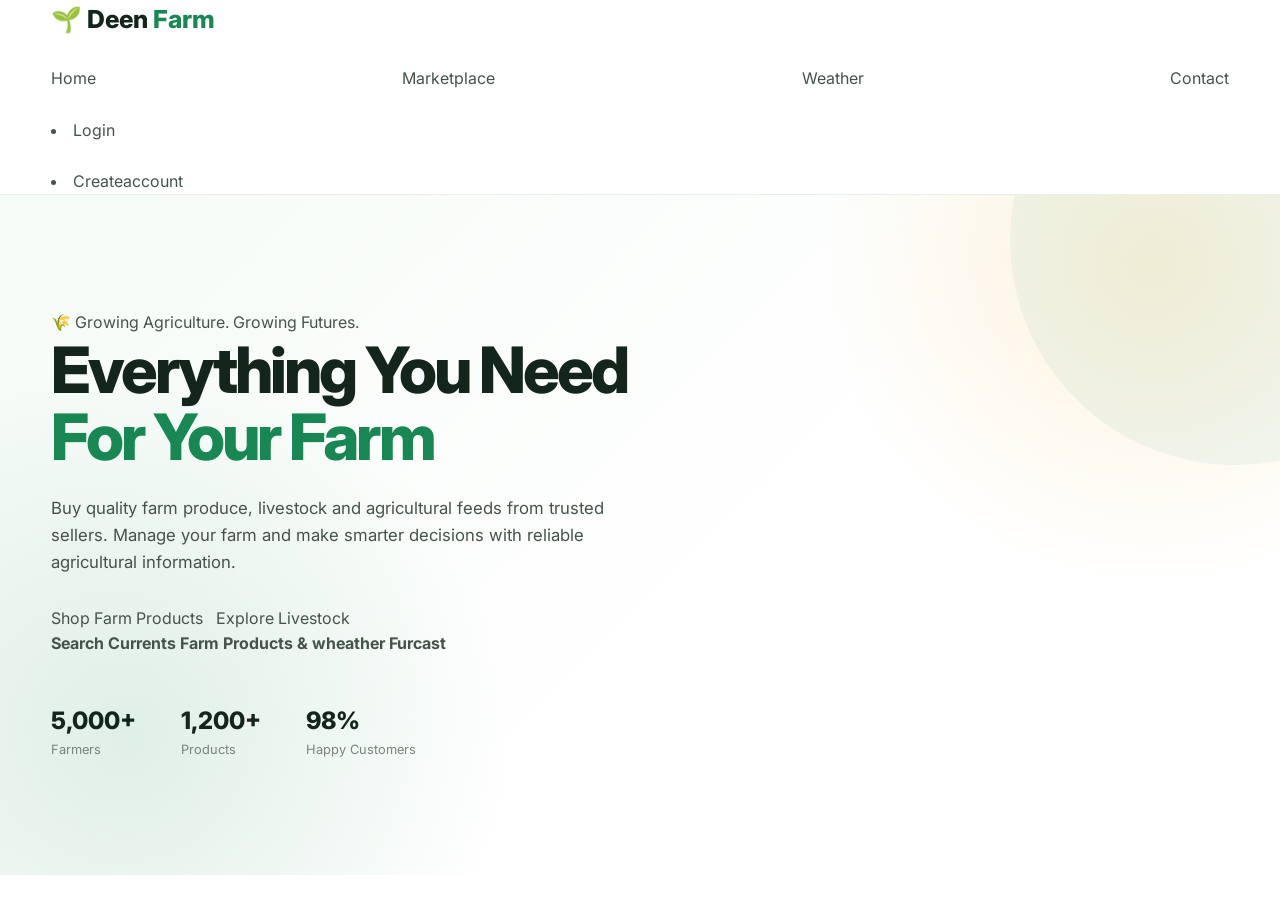
<file: index.html>
<!DOCTYPE html>
<html lang="en">
<head>
    <meta charset="UTF-8">
    <meta name="viewport" content="width=device-width, initial-scale=1.0">
    <meta name="description" content="AgroFarm - Your trusted agribusiness marketplace">
    <title>AgroFarm | Agribusiness Marketplace</title>

    <link rel="stylesheet" href="style.css">

    <!-- Google Font -->
    <link rel="preconnect" href="https://fonts.googleapis.com">
    <link rel="preconnect" href="https://fonts.gstatic.com" crossorigin>
    <link
        href="https://fonts.googleapis.com/css2?family=Inter:wght@400;500;600;700;800&display=swap"
        rel="stylesheet"
    >
</head>

<body>

    <!-- ================= HEADER ================= -->
    <header class="header">
        <div class="container nav-container">

            <a href="#" class="logo">
                <span class="logo-icon">🌱</span>
                Deen <span>Farm</span>
            </a>

            <nav class="nav">
                <a href="index.html">Home</a>
                <a href="Marketplace.html">Marketplace</a>
                
                <a href="Weather.html">Weather</a>
                <a href="Contact.html">Contact</a>
            </nav>

            <div class="auth-buttons">
               <li><a href="Login.html">Login</a></li> <br>
                <li><a href="Createaccount.html">Createaccount</a></li>
            </div>

            <button class="menu-btn" onclick="toggleMenu()">☰</button>

        </div>
    </header>


    <!-- ================= HERO ================= -->
    <main>

        <section class="hero" id="home">

            <div class="container hero-content">

                <div class="hero-text">

                    <span class="hero-label">
                        🌾 Growing Agriculture. Growing Futures.
                    </span>

                    <h1>
                        Everything You Need
                        <span>For Your Farm</span>
                    </h1>

                    <p>
                        Buy quality farm produce, livestock and agricultural
                        feeds from trusted sellers. Manage your farm and
                        make smarter decisions with reliable agricultural
                        information.
                    </p>

                    <div class="hero-buttons">
                        <a href="#products" class="btn btn-primary btn-large">
                            Shop Farm Products
                        </a>

                        <a href="#livestock" class="btn btn-light btn-large">
                            Explore Livestock
                        </a>
                    </div>
<h4> Search Currents Farm Products & wheather Furcast</h4>
                    <div class="hero-stats">

                        <div>
                            <strong>5,000+</strong>
                            <span>Farmers</span>
                        </div>

                        <div>
                            <strong>1,200+</strong>
                            <span>Products</span>
                        </div>

                        <div>
                            <strong>98%</strong>
                            <span>Happy Customers</span>
                        </div>

                    </div>

                </div>


                <div class="hero-image">

                    <div class="farm-card">

                        <div class="farm-emoji">
</file>
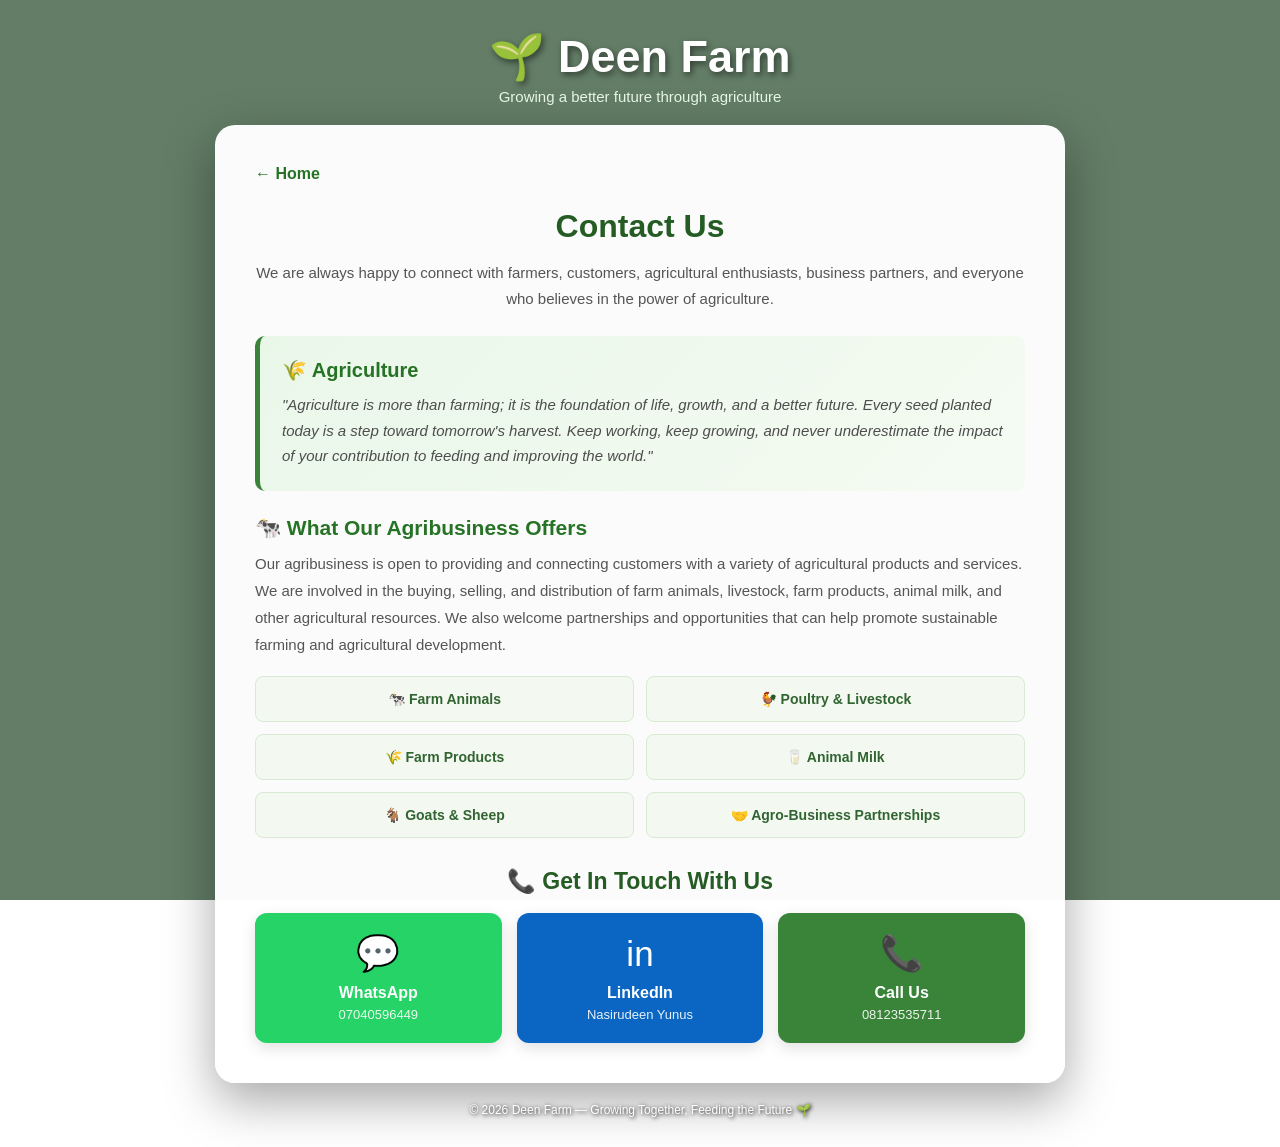
<file: Contact.html>
<!DOCTYPE html>
<html lang="en">
<head>
    <meta charset="UTF-8">
    <meta name="viewport" content="width=device-width, initial-scale=1.0">

    <title>AgroFarm - Contact Us</title>

    <style>
        * {
            margin: 0;
            padding: 0;
            box-sizing: border-box;
            font-family: Arial, Helvetica, sans-serif;
        }

        body {
            min-height: 100vh;

            display: flex;
            align-items: center;
            justify-content: center;

            /* Agricultural background image */
            background:
                linear-gradient(
                    rgba(15, 55, 20, 0.65),
                    rgba(15, 55, 20, 0.65)
                ),
                url("https://images.unsplash.com/photo-1500382017468-9049fed747ef?auto=format&fit=crop&w=2000&q=85");

            background-size: cover;
            background-position: center;
            background-attachment: fixed;

            padding: 30px 15px;
        }

        /* Main wrapper */
        .container {
            width: 100%;
            max-width: 850px;
        }

        /* Brand */
        .brand {
            text-align: center;
            color: white;
            margin-bottom: 20px;
        }

        .brand h1 {
            font-size: 45px;
            font-weight: 800;
            text-shadow: 2px 3px 6px rgba(0, 0, 0, 0.5);
        }

        .brand p {
            margin-top: 5px;
            color: #e6f5e5;
            font-size: 15px;
        }

        /* Main white card */
        .contact-card {
            background: rgba(255, 255, 255, 0.97);
            border-radius: 20px;
            padding: 40px;
            box-shadow: 0 18px 50px rgba(0, 0, 0, 0.35);
        }

        /* Home */
        .home-link {
            display: inline-block;
            color: #267326;
            text-decoration: none;
            font-weight: bold;
            margin-bottom: 25px;
            transition: 0.3s;
        }

        .home-link:hover {
            color: #164d16;
            transform: translateX(-4px);
        }

        /* Heading */
        .contact-card h2 {
            text-align: center;
            color: #245c24;
            font-size: 32px;
            margin-bottom: 15px;
        }

        .intro {
            text-align: center;
            color: #555;
            font-size: 15px;
            line-height: 1.7;
            margin-bottom: 25px;
        }

        /* Motivation section */
        .motivation {
            background: linear-gradient(
                135deg,
                #e9f7e9,
                #f5fbf2
            );

            border-left: 5px solid #398439;

            padding: 22px;
            border-radius: 10px;

            margin-bottom: 25px;
        }

        .motivation h3 {
            color: #267326;
            margin-bottom: 10px;
            font-size: 20px;
        }

        .motivation p {
            color: #4d4d4d;
            line-height: 1.7;
            font-size: 15px;
            font-style: italic;
        }

        /* Agribusiness section */
        .business {
            margin-bottom: 30px;
        }

        .business h3 {
            color: #267326;
            font-size: 21px;
            margin-bottom: 10px;
        }

        .business p {
            color: #555;
            line-height: 1.8;
            font-size: 15px;
        }

        /* Services */
        .services {
            display: grid;
            grid-template-columns: repeat(2, 1fr);
            gap: 12px;

            margin-top: 18px;
            margin-bottom: 30px;
        }

        .service {
            background: #f3f9f1;
            border: 1px solid #d8ead4;
            padding: 14px;
            border-radius: 8px;

            color: #326432;
            font-size: 14px;
            font-weight: bold;

            text-align: center;
        }

        /* Contact heading */
        .contact-title {
            text-align: center;
            color: #245c24;
            font-size: 23px;
            margin-bottom: 18px;
        }

        /* Contact buttons */
        .contact-options {
            display: grid;
            grid-template-columns: repeat(3, 1fr);
            gap: 15px;
        }

        .contact-button {
            display: flex;
            flex-direction: column;
            align-items: center;
            justify-content: center;

            min-height: 130px;

            text-decoration: none;
            color: white;

            border-radius: 12px;

            transition: all 0.3s ease;

            box-shadow: 0 5px 15px rgba(0, 0, 0, 0.12);
        }

        .contact-button:hover {
            transform: translateY(-5px);
            box-shadow: 0 10px 22px rgba(0, 0, 0, 0.2);
        }

        .contact-icon {
            font-size: 35px;
            margin-bottom: 10px;
        }

        .contact-name {
            font-size: 16px;
            font-weight: bold;
        }

        .contact-number {
            font-size: 13px;
            margin-top: 5px;
            opacity: 0.9;
        }

        /* WhatsApp */
        .whatsapp {
            background: #25D366;
        }

        .whatsapp:hover {
            background: #1da851;
        }

        /* LinkedIn */
        .linkedin {
            background: #0A66C2;
        }

        .linkedin:hover {
            background: #084f96;
        }

        /* Call */
        .call {
            background: #398439;
        }

        .call:hover {
            background: #286828;
        }

        /* Footer */
        .footer {
            text-align: center;
            color: white;
            margin-top: 20px;
            font-size: 12px;

            text-shadow: 1px 1px 4px black;
        }

        /* Mobile */
        @media (max-width: 700px) {

            body {
                padding: 20px 12px;
            }

            .brand h1 {
                font-size: 35px;
            }

            .contact-card {
                padding: 25px 18px;
            }

            .contact-card h2 {
                font-size: 26px;
            }

            .services {
                grid-template-columns: 1fr;
            }

            .contact-options {
                grid-template-columns: 1fr;
            }

            .contact-button {
                min-height: 105px;
            }
        }
    </style>
</head>


<body>

    

    <div class="container">

        <!-- AgroFarm -->
        <div class="brand">
            <h1>🌱 Deen Farm</h1>
            <p>Growing a better future through agriculture</p>
        </div>


        <!-- Contact Card -->
        <div class="contact-card">

            <!-- Home -->
            <a href="index.html" class="home-link">
                ← Home
            </a>


            <!-- Heading -->
            <h2>Contact Us</h2>

            <p class="intro">
                We are always happy to connect with farmers, customers,
                agricultural enthusiasts, business partners, and everyone
                who believes in the power of agriculture.
            </p>


            <!-- Motivation -->
            <div class="motivation">

                <h3>🌾 Agriculture</h3>

                <p>
                    "Agriculture is more than farming; it is the foundation
                    of life, growth, and a better future. Every seed planted
                    today is a step toward tomorrow's harvest. Keep working,
                    keep growing, and never underestimate the impact of your
                    contribution to feeding and improving the world."
                </p>

            </div>


            <!-- Agribusiness -->
            <div class="business">

                <h3>🐄 What Our Agribusiness Offers</h3>

                <p>
                    Our agribusiness is open to providing and connecting
                    customers with a variety of agricultural products and
                    services. We are involved in the buying, selling, and
                    distribution of farm animals, livestock, farm products,
                    animal milk, and other agricultural resources. We also
                    welcome partnerships and opportunities that can help
                    promote sustainable farming and agricultural development.
                </p>


                <!-- Services -->
                <div class="services">

                    <div class="service">
                        🐄 Farm Animals
                    </div>

                    <div class="service">
                        🐓 Poultry & Livestock
                    </div>

                    <div class="service">
                        🌾 Farm Products
                    </div>

                    <div class="service">
                        🥛 Animal Milk
                    </div>

                    <div class="service">
                        🐐 Goats & Sheep
                    </div>

                    <div class="service">
                        🤝 Agro-Business Partnerships
                    </div>

                </div>

            </div>


            <!-- Contact -->
            <h3 class="contact-title">
                📞 Get In Touch With Us
            </h3>


            <div class="contact-options">

                <!-- WhatsApp -->
                <a
                    href="https://wa.me/2347040596449"
                    class="contact-button whatsapp"
                    target="_blank"
                    rel="noopener noreferrer"
                >

                    <div class="contact-icon">
                        💬
                    </div>

                    <div class="contact-name">
                        WhatsApp
                    </div>

                    <div class="contact-number">
                        07040596449
                    </div>

                </a>


                <!-- LinkedIn -->
                <a
                    href="https://www.linkedin.com/search/results/people/?keywords=Nasirudeen%20Yunus"
                    class="contact-button linkedin"
                    target="_blank"
                    rel="noopener noreferrer"
                >

                    <div class="contact-icon">
                        in
                    </div>

                    <div class="contact-name">
                        LinkedIn
                    </div>

                    <div class="contact-number">
                        Nasirudeen Yunus
                    </div>

                </a>


                <!-- Phone Call -->
                <a
                    href="tel:+2348123535711"
                    class="contact-button call"
                >

                    <div class="contact-icon">
                        📞
                    </div>

                    <div class="contact-name">
                        Call Us
                    </div>

                    <div class="contact-number">
                        08123535711
                    </div>

                </a>

            </div>

        </div>


        <!-- Footer -->
        <div class="footer">
            © 2026 Deen Farm — Growing Together, Feeding the Future 🌱
        </div>

    </div>

</body>
</html>
</file>
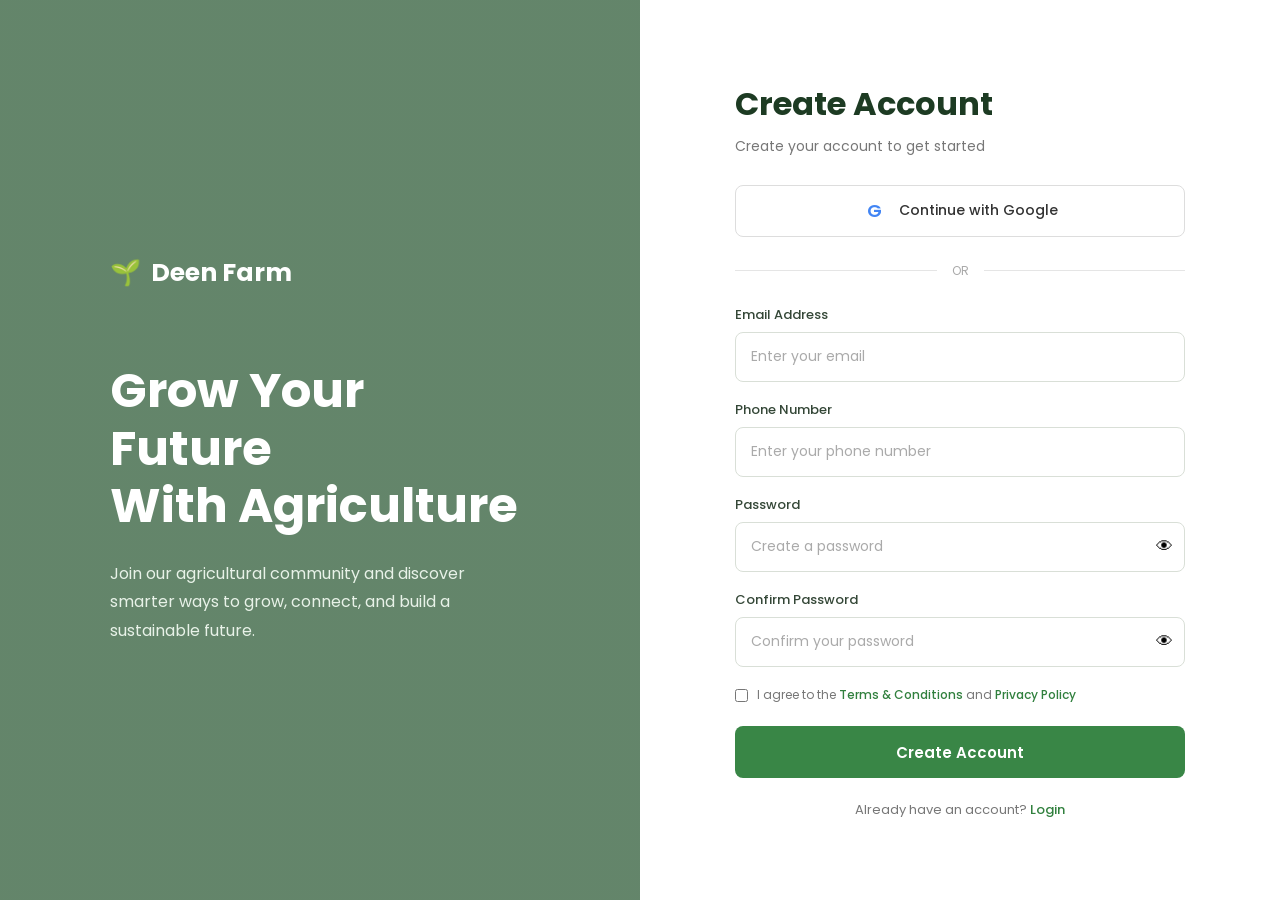
<file: Createaccount.html>
<!DOCTYPE html>
<html lang="en">
<head>
    <meta charset="UTF-8">
    <meta name="viewport" content="width=device-width, initial-scale=1.0">
    <title>AgriFarm - Create Account</title>
    <link rel="stylesheet" href="Createaccount.css">

    <!-- Google Font -->
    <link rel="preconnect" href="https://fonts.googleapis.com">
    <link rel="preconnect" href="https://fonts.gstatic.com" crossorigin>
    <link href="https://fonts.googleapis.com/css2?family=Poppins:wght@400;500;600;700&display=swap" rel="stylesheet">
</head>

<body>

    <div class="container">

        <!-- Left Agricultural Section -->
        <div class="agri-section">
            <div class="overlay"></div>

            <div class="agri-content">
                <div class="logo">
                    🌱 <span>Deen Farm</span>
                </div>

                <h1>Grow Your Future<br>With Agriculture</h1>

                <p>
                    Join our agricultural community and discover smarter
                    ways to grow, connect, and build a sustainable future.
                </p>
            </div>
        </div>

        <!-- Create Account Section -->
        <div class="form-section">

            <div class="form-container">

                <h2>Create Account</h2>

                <p class="subtitle">
                    Create your account to get started
                </p>

                <!-- Google Button -->
                <button class="google-btn">
                    <span class="google-icon">G</span>
                    Continue with Google
                </button>

                <div class="divider">
                    <span>OR</span>
                </div>

                <form>

                    <!-- Email -->
                    <div class="input-group">
                        <label for="email">Email Address</label>
                        <input
                            type="email"
                            id="email"
                            placeholder="Enter your email"
                            required
                        >
                    </div>

                    <!-- Phone -->
                    <div class="input-group">
                        <label for="phone">Phone Number</label>
                        <input
                            type="tel"
                            id="phone"
                            placeholder="Enter your phone number"
                            required
                        >
                    </div>

                    <!-- Password -->
                    <div class="input-group">
                        <label for="password">Password</label>

                        <div class="password-box">
                            <input
                                type="password"
                                id="password"
                                placeholder="Create a password"
                                required
                            >

                            <button type="button" class="show-password"
                                    onclick="togglePassword('password', this)">
                                👁
                            </button>
                        </div>
                    </div>

                    <!-- Confirm Password -->
                    <div class="input-group">
                        <label for="confirm-password">Confirm Password</label>

                        <div class="password-box">
                            <input
                                type="password"
                                id="confirm-password"
                                placeholder="Confirm your password"
                                required
                            >

                            <button type="button" class="show-password"
                                    onclick="togglePassword('confirm-password', this)">
                                👁
                            </button>
                        </div>
                    </div>

                    <!-- Terms -->
                    <div class="terms">
                        <input type="checkbox" id="terms" required>

                        <label for="terms">
                            I agree to the
                            <a href="#">Terms & Conditions</a>
                            and
                            <a href="#">Privacy Policy</a>
                        </label>
                    </div>

                    <!-- Create Account -->
                    <button type="submit" class="create-btn">
                        Create Account
                    </button>

                </form>

                <p class="login-text">
                    Already have an account?
                    <a href="Login.html">Login</a>
                </p>

            </div>

        </div>

    </div>

    <script>
        function togglePassword(inputId, button) {
            const input = document.getElementById(inputId);

            if (input.type === "password") {
                input.type = "text";
                button.textContent = "🙈";
            } else {
                input.type = "password";
                button.textContent = "👁";
            }
        }
    </script>

</body>
</html>
</file>
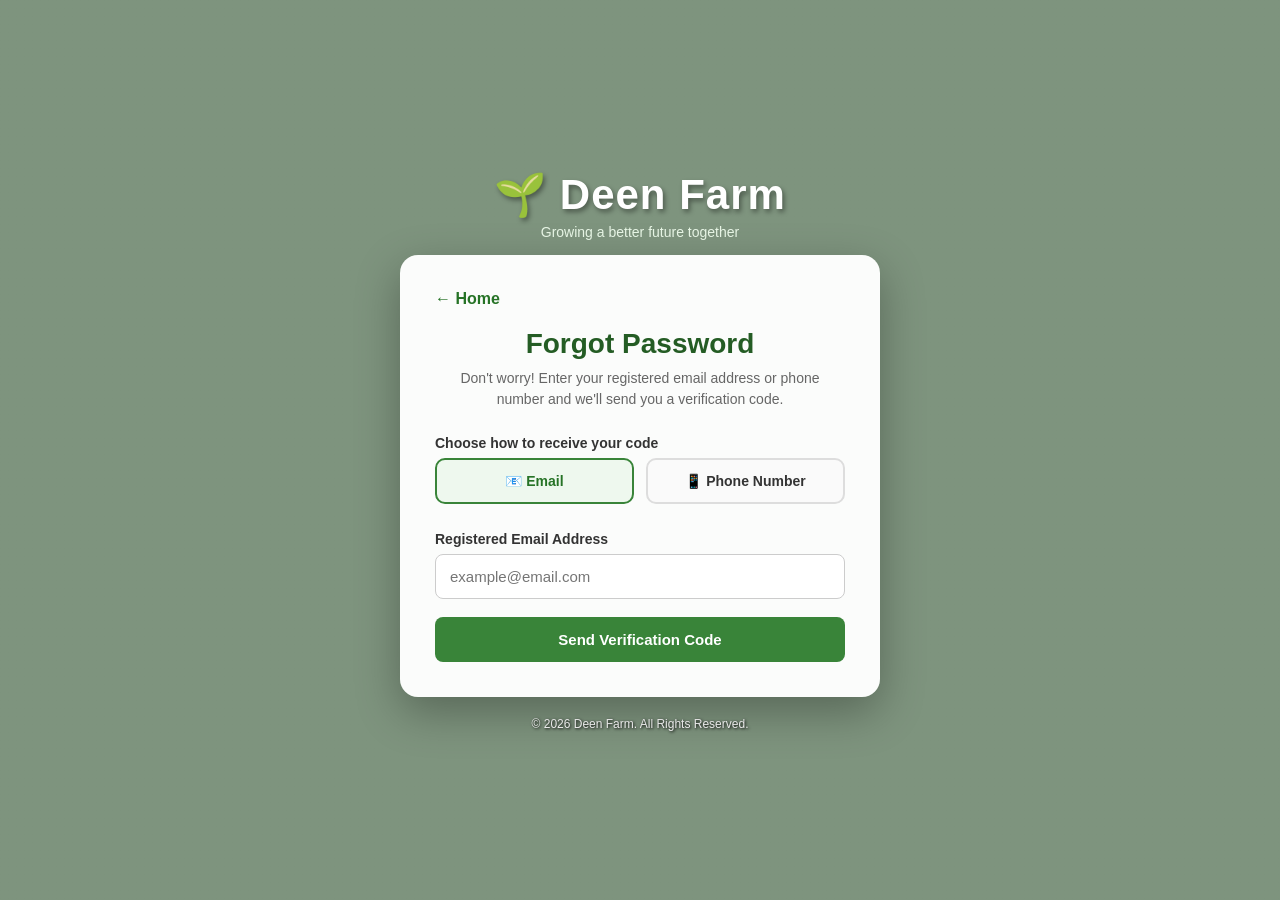
<file: Forgotpassword.html>
<!DOCTYPE html>
<html lang="en">
<head>
    <meta charset="UTF-8">
    <meta name="viewport" content="width=device-width, initial-scale=1.0">

    <title>AgroFarm - Forgot Password</title>

    <style>
        * {
            margin: 0;
            padding: 0;
            box-sizing: border-box;
            font-family: Arial, Helvetica, sans-serif;
        }

        body {
            min-height: 100vh;
            display: flex;
            align-items: center;
            justify-content: center;

            /* Agricultural background */
            background:
                linear-gradient(
                    rgba(20, 60, 20, 0.55),
                    rgba(20, 60, 20, 0.55)
                ),
                url("https://images.unsplash.com/photo-1500382017468-9049fed747ef?auto=format&fit=crop&w=2000&q=85");

            background-size: cover;
            background-position: center;
            background-attachment: fixed;
        }

        /* Main container */
        .container {
            width: 100%;
            max-width: 520px;
            padding: 20px;
        }

        /* AgroFarm heading */
        .brand {
            text-align: center;
            color: white;
            margin-bottom: 15px;
        }

        .brand h1 {
            font-size: 42px;
            font-weight: 800;
            letter-spacing: 1px;
            text-shadow: 2px 3px 5px rgba(0, 0, 0, 0.4);
        }

        .brand p {
            margin-top: 5px;
            font-size: 14px;
            color: #e9f7e7;
        }

        /* White forgot-password box */
        .forgot-box {
            background: rgba(255, 255, 255, 0.97);
            width: 100%;
            padding: 35px;
            border-radius: 18px;
            box-shadow: 0 15px 45px rgba(0, 0, 0, 0.3);
            position: relative;
        }

        /* Home button */
        .home-link {
            display: inline-block;
            text-decoration: none;
            color: #267326;
            font-weight: bold;
            margin-bottom: 20px;
            transition: 0.3s;
        }

        .home-link:hover {
            color: #164d16;
            transform: translateX(-3px);
        }

        /* Heading */
        .forgot-box h2 {
            text-align: center;
            color: #245c24;
            font-size: 28px;
            margin-bottom: 8px;
        }

        .description {
            text-align: center;
            color: #666;
            font-size: 14px;
            line-height: 1.5;
            margin-bottom: 25px;
        }

        /* Form groups */
        .form-group {
            margin-bottom: 18px;
        }

        .form-group label {
            display: block;
            color: #333;
            font-size: 14px;
            font-weight: bold;
            margin-bottom: 7px;
        }

        .input-box {
            position: relative;
        }

        .form-control {
            width: 100%;
            padding: 13px 14px;
            border: 1px solid #ccc;
            border-radius: 8px;
            outline: none;
            font-size: 15px;
            transition: 0.3s;
        }

        .form-control:focus {
            border-color: #398439;
            box-shadow: 0 0 0 3px rgba(57, 132, 57, 0.12);
        }

        /* Method selection */
        .method-selection {
            display: grid;
            grid-template-columns: 1fr 1fr;
            gap: 12px;
            margin-bottom: 20px;
        }

        .method-option {
            border: 2px solid #ddd;
            border-radius: 10px;
            padding: 13px;
            text-align: center;
            cursor: pointer;
            color: #555;
            background: #fafafa;
            transition: 0.3s;
        }

        .method-option:hover {
            border-color: #5a9e5a;
        }

        .method-option.active {
            border-color: #398439;
            background: #eef8ee;
            color: #267326;
            font-weight: bold;
        }

        .method-option input {
            display: none;
        }

        /* Buttons */
        .btn {
            width: 100%;
            border: none;
            border-radius: 8px;
            padding: 14px;
            font-size: 15px;
            font-weight: bold;
            cursor: pointer;
            transition: 0.3s;
        }

        .btn-primary {
            background: #398439;
            color: white;
        }

        .btn-primary:hover {
            background: #286828;
            transform: translateY(-1px);
        }

        .btn-secondary {
            background: #e8f2e8;
            color: #267326;
            margin-top: 10px;
        }

        .btn-secondary:hover {
            background: #d7e9d7;
        }

        /* Steps */
        .step {
            display: none;
        }

        .step.active {
            display: block;
            animation: fadeIn 0.35s ease;
        }

        @keyframes fadeIn {
            from {
                opacity: 0;
                transform: translateY(8px);
            }

            to {
                opacity: 1;
                transform: translateY(0);
            }
        }

        /* OTP input */
        .otp-input {
            width: 100%;
            text-align: center;
            letter-spacing: 12px;
            font-size: 25px;
            font-weight: bold;
            padding: 14px;
        }

        /* Password wrapper */
        .password-wrapper {
            position: relative;
        }

        .password-wrapper .form-control {
            padding-right: 50px;
        }

        .show-password {
            position: absolute;
            right: 14px;
            top: 50%;
            transform: translateY(-50%);
            cursor: pointer;
            color: #555;
            font-size: 13px;
            user-select: none;
        }

        /* Messages */
        .message {
            padding: 11px;
            border-radius: 7px;
            margin-bottom: 15px;
            font-size: 14px;
            display: none;
        }

        .message.success {
            display: block;
            color: #216121;
            background: #e5f5e5;
            border: 1px solid #b9ddb9;
        }

        .message.error {
            display: block;
            color: #9b2020;
            background: #fbeaea;
            border: 1px solid #efbcbc;
        }

        /* Login button */
        .login-area {
            display: none;
            text-align: center;
            margin-top: 20px;
        }

        .login-area.show {
            display: block;
        }

        .login-area p {
            color: #555;
            font-size: 14px;
            margin-bottom: 12px;
        }

        .login-button {
            display: block;
            width: 100%;
            padding: 14px;
            border-radius: 8px;
            text-decoration: none;
            background: #398439;
            color: white;
            font-weight: bold;
            transition: 0.3s;
        }

        .login-button:hover {
            background: #286828;
        }

        /* Footer */
        .footer {
            text-align: center;
            margin-top: 20px;
            color: white;
            font-size: 12px;
            text-shadow: 1px 1px 3px black;
        }

        /* Mobile */
        @media (max-width: 600px) {

            .container {
                padding: 15px;
            }

            .brand h1 {
                font-size: 34px;
            }

            .forgot-box {
                padding: 25px 20px;
            }

            .forgot-box h2 {
                font-size: 24px;
            }

            .method-selection {
                grid-template-columns: 1fr;
            }
        }
    </style>
</head>

<body>

    <div class="container">

        <!-- AgroFarm heading -->
        <div class="brand">
            <h1>🌱 Deen Farm</h1>
            <p>Growing a better future together</p>
        </div>


        <!-- Forgot Password Box -->
        <div class="forgot-box">

            <!-- Home -->
            <a href="index.html" class="home-link">
                ← Home
            </a>


            <!-- =========================
                 STEP 1
            ========================== -->
            <div class="step active" id="step1">

                <h2>Forgot Password</h2>

                <p class="description">
                    Don't worry! Enter your registered email address
                    or phone number and we'll send you a verification code.
                </p>

                <div id="message1" class="message"></div>

                <div class="form-group">
                    <label>Choose how to receive your code</label>

                    <div class="method-selection">

                        <label class="method-option active" id="emailOption">
                            <input
                                type="radio"
                                name="method"
                                value="email"
                                checked
                                onchange="changeMethod('email')"
                            >
                            📧 Email
                        </label>

                        <label class="method-option" id="phoneOption">
                            <input
                                type="radio"
                                name="method"
                                value="phone"
                                onchange="changeMethod('phone')"
                            >
                            📱 Phone Number
                        </label>

                    </div>
                </div>


                <!-- Email -->
                <div class="form-group" id="emailField">

                    <label for="email">
                        Registered Email Address
                    </label>

                    <input
                        type="email"
                        id="email"
                        class="form-control"
                        placeholder="example@email.com"
                    >

                </div>


                <!-- Phone -->
                <div class="form-group" id="phoneField" style="display:none;">

                    <label for="phone">
                        Registered Phone Number
                    </label>

                    <input
                        type="tel"
                        id="phone"
                        class="form-control"
                        placeholder="+234 801 234 5678"
                    >

                </div>


                <button
                    type="button"
                    class="btn btn-primary"
                    onclick="sendCode()"
                >
                    Send Verification Code
                </button>

            </div>


            <!-- =========================
                 STEP 2
            ========================== -->
            <div class="step" id="step2">

                <h2>Verify Code</h2>

                <p class="description">
                    Enter the 6-digit verification code sent to your
                    registered contact.
                </p>

                <div id="message2" class="message"></div>

                <div class="form-group">

                    <label for="otp">
                        6-Digit Verification Code
                    </label>

                    <input
                        type="text"
                        id="otp"
                        class="form-control otp-input"
                        maxlength="6"
                        inputmode="numeric"
                        placeholder="000000"
                    >

                </div>

                <button
                    type="button"
                    class="btn btn-primary"
                    onclick="verifyCode()"
                >
                    Verify Code
                </button>

                <button
                    type="button"
                    class="btn btn-secondary"
                    onclick="goToStep(1)"
                >
                    Change Email / Phone
                </button>

            </div>


            <!-- =========================
                 STEP 3
            ========================== -->
            <div class="step" id="step3">

                <h2>Create New Password</h2>

                <p class="description">
                    Create a strong new password for your AgroFarm account.
                </p>

                <div id="message3" class="message"></div>


                <!-- New Password -->
                <div class="form-group">

                    <label for="newPassword">
                        New Password
                    </label>

                    <div class="password-wrapper">

                        <input
                            type="password"
                            id="newPassword"
                            class="form-control"
                            placeholder="Enter new password"
                        >

                        <span
                            class="show-password"
                            onclick="togglePassword('newPassword', this)"
                        >
                            Show
                        </span>

                    </div>

                </div>


                <!-- Confirm Password -->
                <div class="form-group">

                    <label for="confirmPassword">
                        Confirm Password
                    </label>

                    <div class="password-wrapper">

                        <input
                            type="password"
                            id="confirmPassword"
                            class="form-control"
                            placeholder="Confirm new password"
                        >

                        <span
                            class="show-password"
                            onclick="togglePassword('confirmPassword', this)"
                        >
                            Show
                        </span>

                    </div>

                </div>


                <button
                    type="button"
                    class="btn btn-primary"
                    onclick="resetPassword()"
                >
                    Reset Password
                </button>

            </div>


            <!-- =========================
                 STEP 4
            ========================== -->
            <div class="step" id="step4">

                <h2>✓ Password Reset Successful</h2>

                <p class="description">
                    Your Deen Farm password has been successfully changed.
                    You can now log in using your new password.
                </p>

                <div class="login-area show">

                    <p>
                        Your account is ready.
                    </p>

                    <!-- Change this to your actual login page -->
                    <a href="login.html" class="login-button">
                        Login to Deen Farm
                    </a>

                </div>

            </div>

        </div>


        <div class="footer">
            © 2026 Deen Farm. All Rights Reserved.
        </div>

    </div>


    <script>

        /*
         * DEMO VERIFICATION CODE
         *
         * In a real application, this code should be generated
         * and sent by your backend through an SMS or email service.
         */

        let generatedCode = "";


        // Change Email / Phone method
        function changeMethod(method) {

            const emailOption =
                document.getElementById("emailOption");

            const phoneOption =
                document.getElementById("phoneOption");

            const emailField =
                document.getElementById("emailField");

            const phoneField =
                document.getElementById("phoneField");


            if (method === "email") {

                emailOption.classList.add("active");
                phoneOption.classList.remove("active");

                emailField.style.display = "block";
                phoneField.style.display = "none";

            } else {

                phoneOption.classList.add("active");
                emailOption.classList.remove("active");

                emailField.style.display = "none";
                phoneField.style.display = "block";

            }
        }


        // Generate and send verification code
        function sendCode() {

            const email =
                document.getElementById("email").value.trim();

            const phone =
                document.getElementById("phone").value.trim();

            const emailSelected =
                document.querySelector(
                    'input[name="method"]:checked'
                ).value === "email";


            // Validate email
            if (emailSelected) {

                if (email === "") {

                    showMessage(
                        "message1",
                        "Please enter your registered email address.",
                        "error"
                    );

                    return;
                }

                if (!email.includes("@")) {

                    showMessage(
                        "message1",
                        "Please enter a valid email address.",
                        "error"
                    );

                    return;
                }

            }

            // Validate phone
            else {

                if (phone === "") {

                    showMessage(
                        "message1",
                        "Please enter your registered phone number.",
                        "error"
                    );

                    return;
                }
            }


            // Generate a random 6-digit code
            generatedCode =
                Math.floor(
                    100000 + Math.random() * 900000
                ).toString();


            /*
             * DEMO ONLY
             *
             * The code is displayed in an alert.
             * A real system should send it using a backend.
             */

            alert(
                "DEMO VERIFICATION CODE: " +
                generatedCode
            );


            showMessage(
                "message1",
                "Verification code sent successfully.",
                "success"
            );


            // Move to verification step
            setTimeout(function () {

                goToStep(2);

            }, 700);
        }


        // Verify 6-digit code
        function verifyCode() {

            const enteredCode =
                document.getElementById("otp").value.trim();


            if (enteredCode === "") {

                showMessage(
                    "message2",
                    "Please enter the 6-digit verification code.",
                    "error"
                );

                return;
            }


            if (!/^\d{6}$/.test(enteredCode)) {

                showMessage(
                    "message2",
                    "The verification code must contain 6 digits.",
                    "error"
                );

                return;
            }


            if (enteredCode !== generatedCode) {

                showMessage(
                    "message2",
                    "Incorrect verification code. Please try again.",
                    "error"
                );

                return;
            }


            showMessage(
                "message2",
                "Code verified successfully.",
                "success"
            );


            setTimeout(function () {

                goToStep(3);

            }, 700);
        }


        // Reset password
        function resetPassword() {

            const password =
                document.getElementById("newPassword").value;

            const confirmPassword =
                document.getElementById("confirmPassword").value;


            if (password === "") {

                showMessage(
                    "message3",
                    "Please enter a new password.",
                    "error"
                );

                return;
            }


            // Basic password strength check
            if (password.length < 8) {

                showMessage(
                    "message3",
                    "Password must contain at least 8 characters.",
                    "error"
                );

                return;
            }


            if (confirmPassword === "") {

                showMessage(
                    "message3",
                    "Please confirm your password.",
                    "error"
                );

                return;
            }


            if (password !== confirmPassword) {

                showMessage(
                    "message3",
                    "Passwords do not match.",
                    "error"
                );

                return;
            }


            showMessage(
                "message3",
                "Password successfully changed.",
                "success"
            );


            setTimeout(function () {

                goToStep(4);

            }, 800);
        }


        // Move between steps
        function goToStep(stepNumber) {

            const steps =
                document.querySelectorAll(".step");


            steps.forEach(function(step) {

                step.classList.remove("active");

            });


            document
                .getElementById("step" + stepNumber)
                .classList.add("active");
        }


        // Show messages
        function showMessage(
            elementId,
            message,
            type
        ) {

            const element =
                document.getElementById(elementId);


            element.textContent = message;

            element.className =
                "message " + type;
        }


        // Show / hide password
        function togglePassword(
            inputId,
            element
        ) {

            const input =
                document.getElementById(inputId);


            if (input.type === "password") {

                input.type = "text";
                element.textContent = "Hide";

            } else {

                input.type = "password";
                element.textContent = "Show";

            }
        }


        // Allow only numbers in OTP
        document
            .getElementById("otp")
            .addEventListener("input", function() {

                this.value =
                    this.value.replace(/\D/g, "").slice(0, 6);

            });

    </script>

</body>
</html>
</file>
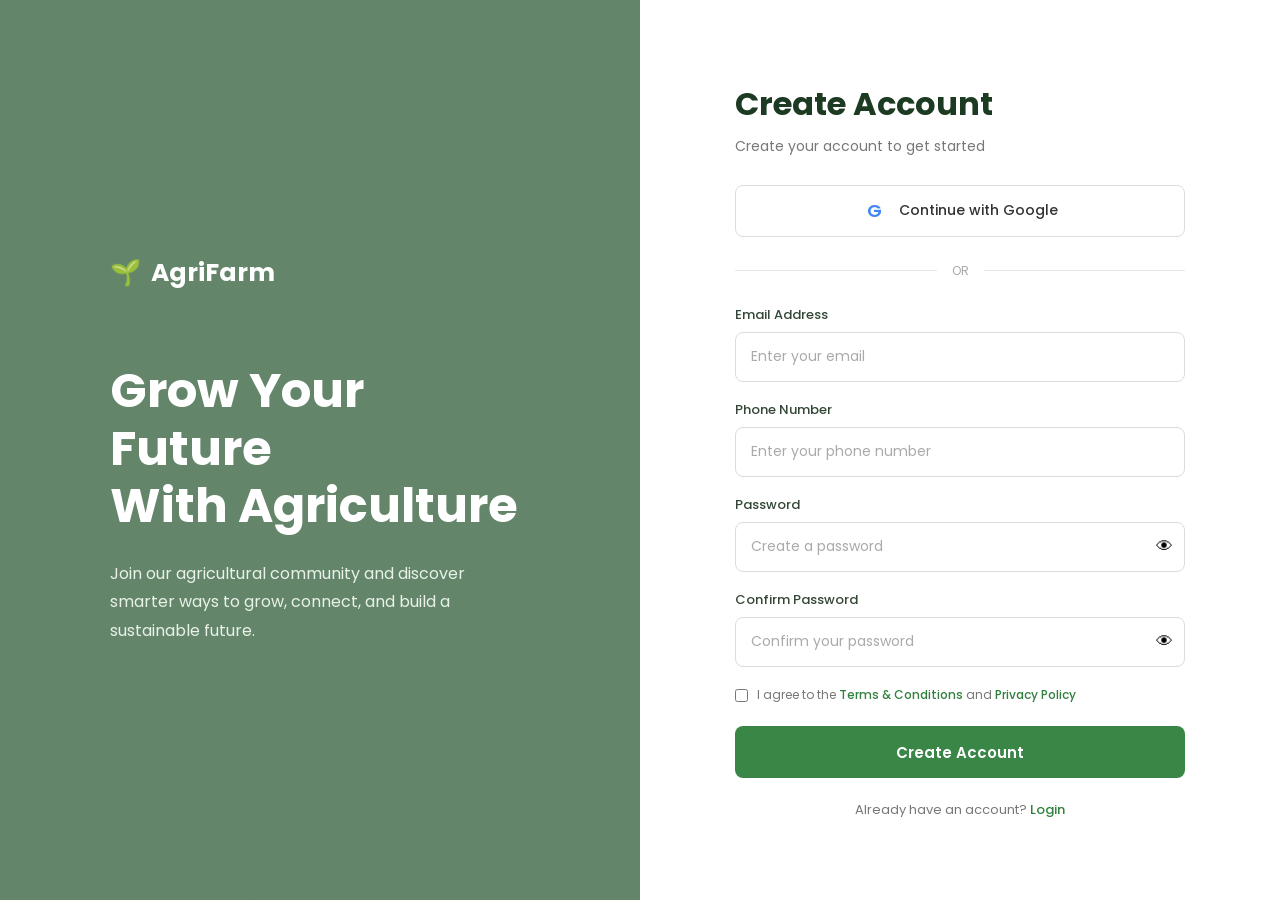
<file: Homepage.html>
<!DOCTYPE html>
<html lang="en">
<head>
    <meta charset="UTF-8">
    <meta name="viewport" content="width=device-width, initial-scale=1.0">
    <title>AgriFarm - Create Account</title>
    <link rel="stylesheet" href="Createaccount.css">

    <!-- Google Font -->
    <link rel="preconnect" href="https://fonts.googleapis.com">
    <link rel="preconnect" href="https://fonts.gstatic.com" crossorigin>
    <link href="https://fonts.googleapis.com/css2?family=Poppins:wght@400;500;600;700&display=swap" rel="stylesheet">
</head>

<body>

    <div class="container">

        <!-- Left Agricultural Section -->
        <div class="agri-section">
            <div class="overlay"></div>

            <div class="agri-content">
                <div class="logo">
                    🌱 <span>AgriFarm</span>
                </div>

                <h1>Grow Your Future<br>With Agriculture</h1>

                <p>
                    Join our agricultural community and discover smarter
                    ways to grow, connect, and build a sustainable future.
                </p>
            </div>
        </div>

        <!-- Create Account Section -->
        <div class="form-section">

            <div class="form-container">

                <h2>Create Account</h2>

                <p class="subtitle">
                    Create your account to get started
                </p>

                <!-- Google Button -->
                <button class="google-btn">
                    <span class="google-icon">G</span>
                    Continue with Google
                </button>

                <div class="divider">
                    <span>OR</span>
                </div>

                <form>

                    <!-- Email -->
                    <div class="input-group">
                        <label for="email">Email Address</label>
                        <input
                            type="email"
                            id="email"
                            placeholder="Enter your email"
                            required
                        >
                    </div>

                    <!-- Phone -->
                    <div class="input-group">
                        <label for="phone">Phone Number</label>
                        <input
                            type="tel"
                            id="phone"
                            placeholder="Enter your phone number"
                            required
                        >
                    </div>

                    <!-- Password -->
                    <div class="input-group">
                        <label for="password">Password</label>

                        <div class="password-box">
                            <input
                                type="password"
                                id="password"
                                placeholder="Create a password"
                                required
                            >

                            <button type="button" class="show-password"
                                    onclick="togglePassword('password', this)">
                                👁
                            </button>
                        </div>
                    </div>

                    <!-- Confirm Password -->
                    <div class="input-group">
                        <label for="confirm-password">Confirm Password</label>

                        <div class="password-box">
                            <input
                                type="password"
                                id="confirm-password"
                                placeholder="Confirm your password"
                                required
                            >

                            <button type="button" class="show-password"
                                    onclick="togglePassword('confirm-password', this)">
                                👁
                            </button>
                        </div>
                    </div>

                    <!-- Terms -->
                    <div class="terms">
                        <input type="checkbox" id="terms" required>

                        <label for="terms">
                            I agree to the
                            <a href="#">Terms & Conditions</a>
                            and
                            <a href="#">Privacy Policy</a>
                        </label>
                    </div>

                    <!-- Create Account -->
                    <button type="submit" class="create-btn">
                        Create Account
                    </button>

                </form>

                <p class="login-text">
                    Already have an account?
                    <a href="Login.html">Login</a>
                </p>

            </div>

        </div>

    </div>

    <script>
        function togglePassword(inputId, button) {
            const input = document.getElementById(inputId);

            if (input.type === "password") {
                input.type = "text";
                button.textContent = "🙈";
            } else {
                input.type = "password";
                button.textContent = "👁";
            }
        }
    </script>

</body>
</html>
</file>
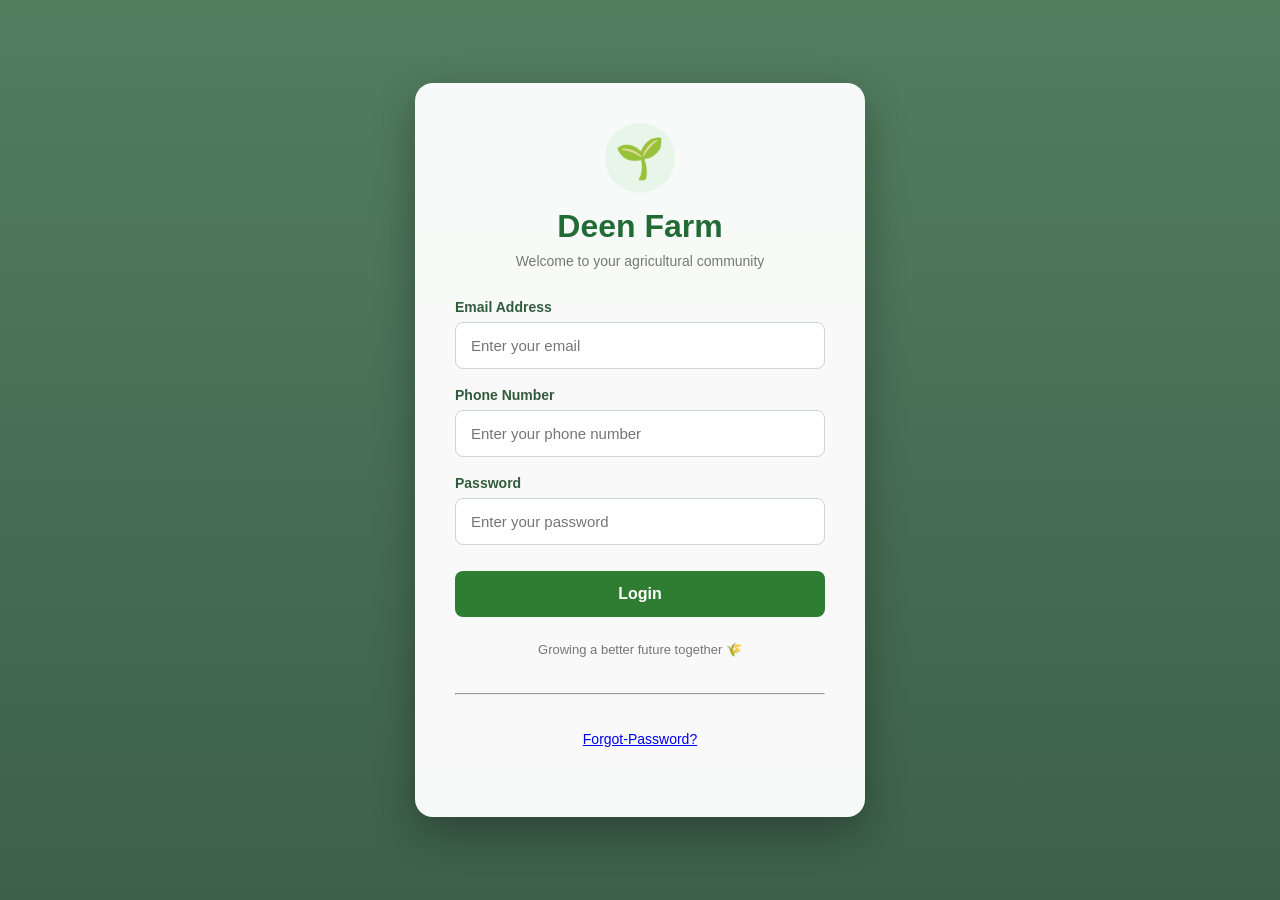
<file: Login.html>
<!DOCTYPE html>
<html lang="en">
<head>
    <meta charset="UTF-8">
    <meta name="viewport" content="width=device-width, initial-scale=1.0">
    <title>Agriculture Login</title>
    <link rel="stylesheet" href="login.css">
</head>
<body>

    <div class="login-container">

        <div class="login-box">

            <div class="logo">
                🌱
            </div>

            <h1>Deen Farm</h1>
            <p class="subtitle">Welcome to your agricultural community</p>

            <form>

                <!-- Email -->
                <div class="input-group">
                    <label for="email">Email Address</label>
                    <input 
                        type="email" 
                        id="email" 
                        name="email"
                        placeholder="Enter your email"
                        required
                    >
                </div>

                <!-- Phone Number -->
                <div class="input-group">
                    <label for="phone">Phone Number</label>
                    <input 
                        type="tel" 
                        id="phone" 
                        name="phone"
                        placeholder="Enter your phone number"
                        required
                    >
                </div>

                <!-- Password -->
                <div class="input-group">
                    <label for="password">Password</label>
                    <input 
                        type="password" 
                        id="password" 
                        name="password"
                        placeholder="Enter your password"
                        required
                    >
                </div>

            

                <!-- Login Button -->
                <button type="submit" class="login-btn">
                   <a>Login</a> 
                </button>

            </form>

            <p class="footer-text">
                Growing a better future together 🌾
            </p>

            <br> <br> <hr> <br> <br> 
            <div>

 <!-- Confirm Password -->
 <div class="Forgot-Password">
    <a href="Forgotpassword.html">Forgot-Password?</a>
    <nav class="nav">
        <div class="Createpassword">
            
        </div>
    </nav>
</div>
          
              
            </div>

        </div>

    </div>

</body>
</html>
</file>
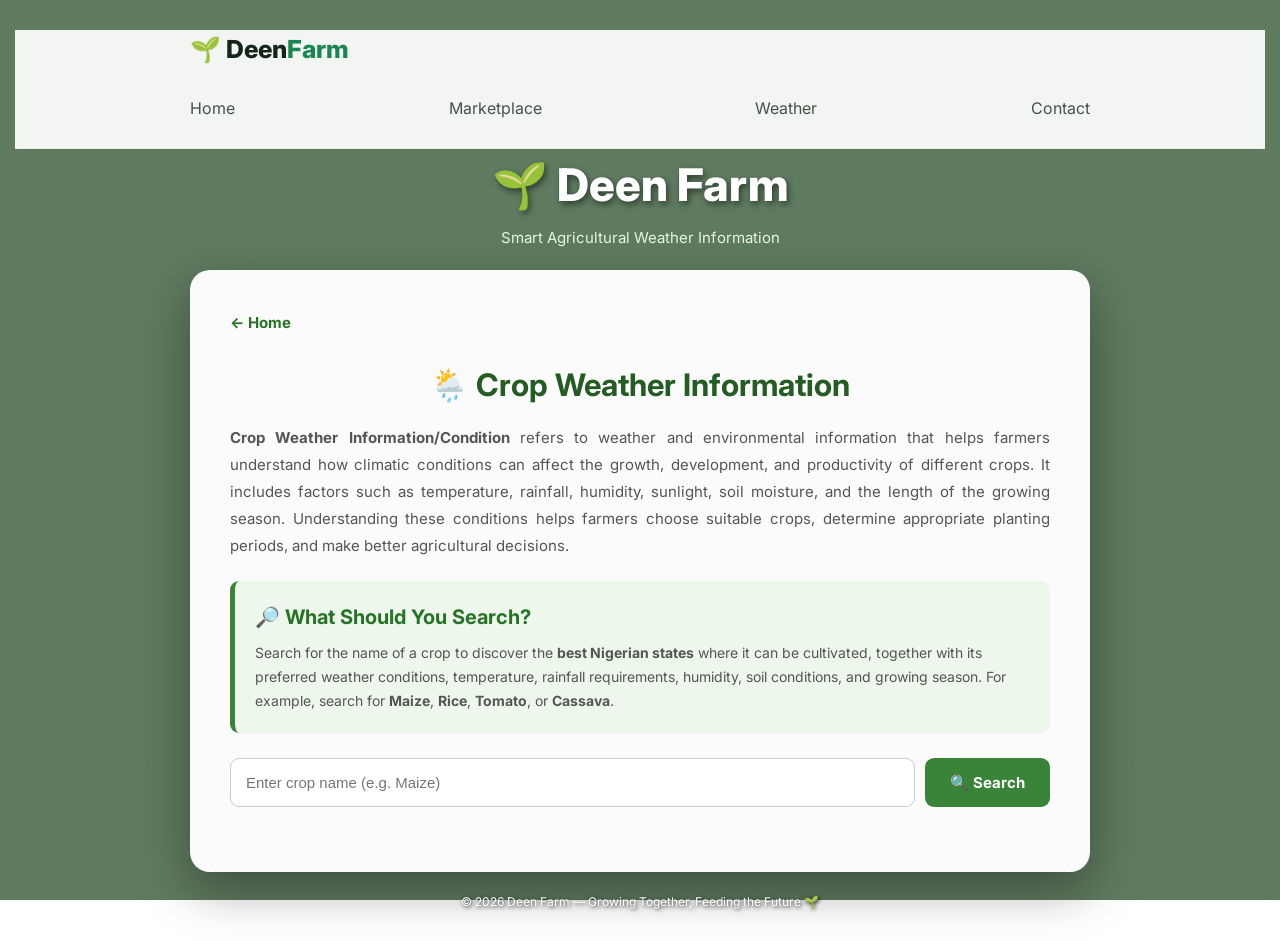
<file: Weather.html>
<!DOCTYPE html>
<html lang="en">
<head>
    <meta charset="UTF-8">
    <meta name="viewport" content="width=device-width, initial-scale=1.0">
    <meta name="description" content="AgroFarm - Your trusted agribusiness marketplace">
    <title>Deen Farm | Agribusiness Marketplace</title>

    <link rel="stylesheet" href="Weather.css">

    <!-- Google Font -->
    <link rel="preconnect" href="https://fonts.googleapis.com">
    <link rel="preconnect" href="https://fonts.gstatic.com" crossorigin>
    <link
        href="https://fonts.googleapis.com/css2?family=Inter:wght@400;500;600;700;800&display=swap"
        rel="stylesheet"
    >
</head>

<body>

    <!-- ================= HEADER ================= -->
    <header class="header">
        <div class="container nav-container">

            <a href="#" class="logo">
                <span class="logo-icon">🌱</span>
                Deen<span>Farm</span>
            </a>

            <nav class="nav">
                <a href="index.html">Home</a>
                <a href="Marketplace.html">Marketplace</a>
                
                <a href="Weather.html">Weather</a>
                <a href="Contact.html">Contact</a>
            </nav>

        </div>
    </header>

    <div class="container">

        <!-- AgroFarm Branding -->
        <div class="brand">

            <h1>🌱 Deen Farm</h1>

            <p>
                Smart Agricultural Weather Information
            </p>

        </div>


        <!-- Main Weather Card -->
        <div class="weather-card">

            <!-- Back to Weather/Home -->
            <a
                href="index.html"
                class="back-weather"
            >
                ← Home
            </a>


            <!-- Page Heading -->
            <h2>
                🌦️ Crop Weather Information
            </h2>


            <!-- Definition -->
            <p class="definition">

                <strong>Crop Weather Information/Condition</strong>
                refers to weather and environmental information that
                helps farmers understand how climatic conditions can
                affect the growth, development, and productivity of
                different crops. It includes factors such as
                temperature, rainfall, humidity, sunlight, soil
                moisture, and the length of the growing season.
                Understanding these conditions helps farmers choose
                suitable crops, determine appropriate planting periods,
                and make better agricultural decisions.

            </p>


            <!-- Search Information -->
            <div class="search-info">

                <h3>
                    🔎 What Should You Search?
                </h3>

                <p>

                    Search for the name of a crop to discover the
                    <strong>best Nigerian states</strong> where it can
                    be cultivated, together with its preferred weather
                    conditions, temperature, rainfall requirements,
                    humidity, soil conditions, and growing season.
                    For example, search for
                    <strong>Maize</strong>, <strong>Rice</strong>,
                    <strong>Tomato</strong>, or
                    <strong>Cassava</strong>.

                </p>

            </div>


            <!-- Search -->
            <div class="search-area">

                <input
                    type="text"
                    id="cropSearch"
                    class="search-input"
                    placeholder="Enter crop name (e.g. Maize)"
                    autocomplete="off"
                >

                <button
                    class="search-button"
                    onclick="searchCrop()"
                >
                    🔍 Search
                </button>

            </div>


            <!-- Error -->
            <div
                id="errorMessage"
                class="error-message"
            >
                Crop information not found. Please try another crop.
            </div>


            <!-- =========================
                 RESULTS
            ========================== -->

            <div
                id="results"
                class="results"
            >

                <div class="result-heading">

                    <h3 id="cropName">
                        Maize
                    </h3>

                    <p>
                        Recommended agricultural weather information
                    </p>

                </div>


                <!-- Information -->
                <div class="info-grid">

                    <!-- Temperature -->
                    <div class="info-box">

                        <div class="icon">
                            🌡️
                        </div>

                        <h4>
                            Temperature
                        </h4>

                        <p id="temperature">
                        </p>

                    </div>


                    <!-- Rainfall -->
                    <div class="info-box">

                        <div class="icon">
                            🌧️
                        </div>

                        <h4>
                            Rainfall
                        </h4>

                        <p id="rainfall">
                        </p>

                    </div>


                    <!-- Humidity -->
                    <div class="info-box">

                        <div class="icon">
                            💧
                        </div>

                        <h4>
                            Humidity
                        </h4>

                        <p id="humidity">
                        </p>

                    </div>


                    <!-- Sunlight -->
                    <div class="info-box">

                        <div class="icon">
                            ☀️
                        </div>

                        <h4>
                            Sunlight
                        </h4>

                        <p id="sunlight">
                        </p>

                    </div>


                    <!-- Soil -->
                    <div class="info-box">

                        <div class="icon">
                            🌱
                        </div>

                        <h4>
                            Soil Condition
                        </h4>

                        <p id="soil">
                        </p>

                    </div>


                    <!-- Growing Season -->
                    <div class="info-box">

                        <div class="icon">
                            📅
                        </div>

                        <h4>
                            Growing Season
                        </h4>

                        <p id="season">
                        </p>

                    </div>

                </div>


                <!-- Best States -->
                <div class="states-section">

                    <h3>
                        📍 Best Nigerian States
                    </h3>

                    <div
                        id="states"
                        class="states"
                    >
                    </div>

                </div>


                <!-- Farming Advice -->
                <div class="advice">

                    <h3>
                        👨‍🌾 Farming Recommendation
                    </h3>

                    <p id="adviceText">
                    </p>

                </div>

            </div>

        </div>


        <!-- Footer -->
        <div class="footer">

            © 2026 Deen Farm — Growing Together,
            Feeding the Future 🌱

        </div>

    </div>



    <script>

        /*
         * ==========================================
         * CROP WEATHER DATABASE
         * ==========================================
         *
         * These are example/general agricultural
         * recommendations, not live weather forecasts.
         *
         * You can expand this database with more crops.
         */

        const cropData = {

            maize: {

                name: "Maize",

                temperature:
                    "21°C – 30°C. Warm conditions are ideal for healthy growth.",

                rainfall:
                    "Approximately 500 – 1,200 mm during the growing season, depending on variety and location.",

                humidity:
                    "Moderate to high humidity is generally suitable, provided fields have good drainage.",

                sunlight:
                    "Requires plenty of sunlight, preferably around 6 – 8 hours or more per day.",

                soil:
                    "Fertile, well-drained loamy soil with good organic matter is preferred.",

                season:
                    "Generally planted at the beginning of the rainy season. Timing varies across Nigerian regions.",

                states: [
                    "Kaduna",
                    "Kano",
                    "Niger",
                    "Benue",
                    "Plateau",
                    "Kogi",
                    "Oyo",
                    "Katsina"
                ],

                advice:
                    "Plant when adequate rainfall is expected and soil moisture is sufficient. Avoid waterlogged fields and monitor rainfall closely during flowering and grain development."
            },


            rice: {

                name: "Rice",

                temperature:
                    "20°C – 35°C, with warm temperatures generally favorable throughout the growing period.",

                rainfall:
                    "Approximately 1,000 – 2,000 mm of water may be required depending on production system and variety.",

                humidity:
                    "Moderate to high humidity is generally favorable.",

                sunlight:
                    "Requires good sunlight for photosynthesis and grain development.",

                soil:
                    "Clay-loam or loamy soils that can retain moisture are commonly suitable.",

                season:
                    "Growing periods vary depending on whether the rice is rain-fed, irrigated, or grown in lowland areas.",

                states: [
                    "Kebbi",
                    "Ebonyi",
                    "Niger",
                    "Kano",
                    "Kaduna",
                    "Benue",
                    "Kogi",
                    "Taraba"
                ],

                advice:
                    "Rice performs well where water availability can be managed. Ensure proper field preparation, drainage where necessary, and adequate water during critical growth stages."
            },


            cassava: {

                name: "Cassava",

                temperature:
                    "25°C – 30°C is generally favorable for vigorous growth.",

                rainfall:
                    "Approximately 1,000 – 1,500 mm annually, although cassava can tolerate some dry periods.",

                humidity:
                    "Moderate to high humidity is generally suitable.",

                sunlight:
                    "Requires good sunlight and performs best under warm tropical conditions.",

                soil:
                    "Well-drained sandy-loam or loamy soils are generally suitable.",

                season:
                    "Can be planted during favorable periods of the rainy season, depending on location and available moisture.",

                states: [
                    "Benue",
                    "Kogi",
                    "Ogun",
                    "Oyo",
                    "Delta",
                    "Edo",
                    "Ondo",
                    "Anambra"
                ],

                advice:
                    "Choose well-drained land and plant healthy stem cuttings when soil moisture is adequate. Avoid prolonged waterlogging."
            },


            tomato: {

                name: "Tomato",

                temperature:
                    "18°C – 27°C is generally favorable for tomato production.",

                rainfall:
                    "Moderate water availability is required. Excessive rainfall can increase disease pressure.",

                humidity:
                    "Moderate humidity is preferable. High humidity combined with wet foliage can encourage disease.",

                sunlight:
                    "Requires strong sunlight, generally around 6 – 8 hours or more daily.",

                soil:
                    "Well-drained fertile loamy soil with good organic matter is preferred.",

                season:
                    "Production timing depends heavily on region, irrigation availability, and local rainfall patterns.",

                states: [
                    "Kano",
                    "Kaduna",
                    "Plateau",
                    "Katsina",
                    "Bauchi",
                    "Jigawa",
                    "Benue",
                    "Nasarawa"
                ],

                advice:
                    "Good drainage and careful water management are important. Avoid excessive leaf wetness and monitor the crop regularly for pests and diseases."
            },


            yam: {

                name: "Yam",

                temperature:
                    "25°C – 30°C is generally favorable for yam growth.",

                rainfall:
                    "Approximately 1,000 – 1,500 mm of well-distributed rainfall is generally suitable.",

                humidity:
                    "Moderate to high humidity can support growth when drainage is adequate.",

                sunlight:
                    "Good sunlight is required for strong vine and tuber development.",

                soil:
                    "Deep, fertile, loose, well-drained sandy-loam soil is commonly preferred.",

                season:
                    "Usually planted around the beginning of the rainy season, with timing varying by region.",

                states: [
                    "Benue",
                    "Niger",
                    "Kogi",
                    "Oyo",
                    "Kwara",
                    "Nasarawa",
                    "Kaduna",
                    "Ekiti"
                ],

                advice:
                    "Use fertile, well-drained land and plant healthy seed yams or setts when sufficient soil moisture is available."
            },


            groundnut: {

                name: "Groundnut",

                temperature:
                    "25°C – 30°C is generally favorable for good growth.",

                rainfall:
                    "Approximately 500 – 1,000 mm during the growing season is commonly suitable.",

                humidity:
                    "Moderate humidity with good airflow is beneficial.",

                sunlight:
                    "Requires plenty of sunlight for good pod development.",

                soil:
                    "Loose, well-drained sandy-loam soil is especially suitable because pods develop underground.",

                season:
                    "Usually grown during the rainy season, with planting dates depending on local rainfall patterns.",

                states: [
                    "Kano",
                    "Katsina",
                    "Kaduna",
                    "Jigawa",
                    "Sokoto",
                    "Zamfara",
                    "Bauchi",
                    "Kebbi"
                ],

                advice:
                    "Choose loose, well-drained soil and avoid waterlogging. Adequate moisture is particularly important during flowering and pod formation."
            },


            soybean: {

                name: "Soybean",

                temperature:
                    "20°C – 30°C is generally favorable.",

                rainfall:
                    "Approximately 500 – 900 mm of well-distributed rainfall during the growing period is commonly suitable.",

                humidity:
                    "Moderate humidity is suitable when excessive moisture is avoided.",

                sunlight:
                    "Good sunlight is important for healthy growth and seed development.",

                soil:
                    "Well-drained fertile loam or sandy-loam soil is generally suitable.",

                season:
                    "Usually cultivated during the rainy season, with local planting dates depending on rainfall onset.",

                states: [
                    "Benue",
                    "Kaduna",
                    "Niger",
                    "Kogi",
                    "Nasarawa",
                    "Taraba",
                    "Plateau",
                    "Kwara"
                ],

                advice:
                    "Plant with the onset of dependable rainfall, maintain good weed control, and avoid poorly drained fields."
            }

        };


        /*
         * ==========================================
         * SEARCH CROP
         * ==========================================
         */

        function searchCrop() {

            const input =
                document
                .getElementById("cropSearch")
                .value
                .trim()
                .toLowerCase();


            const results =
                document.getElementById("results");

            const error =
                document.getElementById("errorMessage");


            // Empty search
            if (input === "") {

                results.classList.remove("show");

                error.textContent =
                    "Please enter a crop name to search.";

                error.classList.add("show");

                return;
            }


            /*
             * Look for crop in database.
             */
            const crop =
                cropData[input];


            // Crop not found
            if (!crop) {

                results.classList.remove("show");

                error.textContent =
                    "Crop information not found. Try Maize, Rice, Cassava, Tomato, Yam, Groundnut, or Soybean.";

                error.classList.add("show");

                return;
            }


            // Hide error
            error.classList.remove("show");


            /*
             * Insert crop information
             */

            document
                .getElementById("cropName")
                .textContent = crop.name;


            document
                .getElementById("temperature")
                .textContent = crop.temperature;


            document
                .getElementById("rainfall")
                .textContent = crop.rainfall;


            document
                .getElementById("humidity")
                .textContent = crop.humidity;


            document
                .getElementById("sunlight")
                .textContent = crop.sunlight;


            document
                .getElementById("soil")
                .textContent = crop.soil;


            document
                .getElementById("season")
                .textContent = crop.season;


            document
                .getElementById("adviceText")
                .textContent = crop.advice;


            /*
             * Generate state tags
             */

            const statesContainer =
                document.getElementById("states");


            statesContainer.innerHTML = "";


            crop.states.forEach(function(state) {

                const stateElement =
                    document.createElement("span");


                stateElement.className = "state";

                stateElement.textContent = state;

                statesContainer.appendChild(
                    stateElement
                );

            });


            /*
             * Display results
             */

            results.classList.add("show");


            /*
             * Scroll smoothly to results
             */

            setTimeout(function() {

                results.scrollIntoView({
                    behavior: "smooth",
                    block: "start"
                });

            }, 100);

        }


        /*
         * ==========================================
         * ENTER KEY SEARCH
         * ==========================================
         */

        document
            .getElementById("cropSearch")
            .addEventListener(
                "keypress",
                function(event) {

                    if (event.key === "Enter") {

                        searchCrop();

                    }

                }
            );

    </script>

</body>
</file>
<file: style.css>
/* =========================================================
   AGROFARM - MODERN AGRICULTURAL WEBSITE
   ========================================================= */

   :root {
    --primary: #198754;
    --primary-dark: #11643d;
    --primary-light: #dff5e8;
    --accent: #f4b942;
    --dark: #14251c;
    --text: #46534b;
    --muted: #78847d;
    --white: #ffffff;
    --light: #f7faf7;
    --cream: #fffdf5;
    --border: #e4ebe5;
    --shadow: 0 15px 40px rgba(20, 50, 32, 0.08);
    --shadow-hover: 0 25px 55px rgba(20, 80, 45, 0.15);
    --radius: 20px;
    --transition: 0.35s ease;
}

* {
    margin: 0;
    padding: 0;
    box-sizing: border-box;
}

html {
    scroll-behavior: smooth;
}

body {
    font-family: "Inter", sans-serif;
    color: var(--text);
    background: var(--white);
    line-height: 1.6;
    overflow-x: hidden;
}

a {
    text-decoration: none;
    color: inherit;
}

button {
    font-family: inherit;
    border: none;
    cursor: pointer;
}

img {
    max-width: 100%;
    display: block;
}

.container {
    width: min(1180px, 92%);
    margin: auto;
}


/* =========================================================
   HEADER
   ========================================================= */

.header {
    position: sticky;
    top: 0;
    z-index: 1000;
    background: rgba(255, 255, 255, 0.92);
    backdrop-filter: blur(16px);
    -webkit-backdrop-filter: blur(16px);
    border-bottom: 1px solid rgba(228, 235, 229, 0.8);
}

.nav {
    min-height: 78px;
    display: flex;
    align-items: center;
    justify-content: space-between;
    gap: 25px;
}

.logo {
    font-size: 1.55rem;
    font-weight: 800;
    color: var(--dark);
    white-space: nowrap;
}

.logo:first-letter {
    font-size: 1.7rem;
}

.logo span {
    color: var(--primary);
}

.navbar {
    display: flex;
    align-items: center;
    gap: 25px;
}

.navbar a {
    position: relative;
    color: #4c5952;
    font-size: 0.92rem;
    font-weight: 600;
    transition: var(--transition);
}

.navbar a::after {
    content: "";
    position: absolute;
    left: 0;
    bottom: -8px;
    width: 0;
    height: 2px;
    border-radius: 10px;
    background: var(--primary);
    transition: var(--transition);
}

.navbar a:hover {
    color: var(--primary);
}

.navbar a:hover::after {
    width: 100%;
}

.nav-buttons {
    display: flex;
    align-items: center;
    gap: 10px;
}

.login-btn,
.account-btn,
.cart-btn {
    padding: 10px 15px;
    border-radius: 10px;
    font-weight: 600;
    transition: var(--transition);
}

.login-btn {
    color: var(--primary);
    background: transparent;
}

.login-btn:hover {
    background: var(--primary-light);
}

.account-btn {
    color: white;
    background: var(--primary);
    box-shadow: 0 8px 20px rgba(25, 135, 84, 0.2);
}

.account-btn:hover {
    background: var(--primary-dark);
    transform: translateY(-2px);
}

.cart-btn {
    position: relative;
    color: var(--dark);
    background: #f1f6f2;
}

.cart-btn:hover {
    background: var(--primary-light);
    transform: translateY(-2px);
}

#cartCount {
    display: inline-flex;
    align-items: center;
    justify-content: center;
    min-width: 19px;
    height: 19px;
    padding: 2px 5px;
    margin-left: 3px;
    color: white;
    background: #ef5350;
    border-radius: 50px;
    font-size: 0.7rem;
}

.menu-btn {
    display: none;
    background: var(--primary-light);
    color: var(--primary-dark);
    width: 42px;
    height: 42px;
    border-radius: 10px;
    font-size: 1.3rem;
}


/* =========================================================
   HERO
   ========================================================= */

.hero {
    position: relative;
    min-height: 680px;
    display: flex;
    align-items: center;
    overflow: hidden;
    background:
        radial-gradient(circle at 90% 10%, rgba(244, 185, 66, 0.18), transparent 25%),
        radial-gradient(circle at 10% 80%, rgba(25, 135, 84, 0.12), transparent 30%),
        linear-gradient(135deg, #f5fbf6 0%, #ffffff 60%);
}

.hero::before {
    content: "";
    position: absolute;
    width: 450px;
    height: 450px;
    right: -180px;
    top: -180px;
    border-radius: 50%;
    background: rgba(25, 135, 84, 0.06);
}

.hero-content {
    display: grid;
    grid-template-columns: 1fr 0.9fr;
    align-items: center;
    gap: 70px;
    padding: 70px 0;
}

.hero-text {
    position: relative;
    z-index: 2;
}

.badge {
    display: inline-flex;
    align-items: center;
    gap: 8px;
    padding: 9px 15px;
    margin-bottom: 22px;
    border: 1px solid #cce9d6;
    border-radius: 50px;
    color: var(--primary-dark);
    background: rgba(223, 245, 232, 0.8);
    font-size: 0.82rem;
    font-weight: 700;
}

.hero h1 {
    max-width: 650px;
    color: var(--dark);
    font-size: clamp(2.7rem, 5vw, 4.6rem);
    line-height: 1.05;
    letter-spacing: -3px;
    font-weight: 800;
}

.hero h1 span {
    display: block;
    color: var(--primary);
}

.hero-text > p {
    max-width: 600px;
    margin: 25px 0 30px;
    color: var(--text);
    font-size: 1.05rem;
}

.hero-buttons {
    display: flex;
    flex-wrap: wrap;
    gap: 13px;
}

.primary-btn,
.secondary-btn {
    display: inline-flex;
    align-items: center;
    justify-content: center;
    padding: 14px 22px;
    border-radius: 12px;
    font-weight: 700;
    transition: var(--transition);
}

.primary-btn {
    color: white;
    background: var(--primary);
    box-shadow: 0 12px 25px rgba(25, 135, 84, 0.22);
}

.primary-btn:hover {
    background: var(--primary-dark);
    transform: translateY(-4px);
    box-shadow: 0 18px 30px rgba(25, 135, 84, 0.28);
}

.secondary-btn {
    color: var(--primary-dark);
    background: white;
    border: 1px solid var(--border);
}

.secondary-btn:hover {
    color: white;
    background: var(--primary);
    border-color: var(--primary);
    transform: translateY(-4px);
}

.hero-stats {
    display: flex;
    gap: 45px;
    margin-top: 45px;
}

.hero-stats div {
    display: flex;
    flex-direction: column;
}

.hero-stats strong {
    color: var(--dark);
    font-size: 1.5rem;
    font-weight: 800;
}

.hero-stats span {
    color: var(--muted);
    font-size: 0.8rem;
}


/* =========================================================
   HERO IMAGE / CARD
   ========================================================= */

.hero-card {
    position: relative;
    min-height: 480px;
}

.farm-image {
    position: absolute;
    inset: 20px 0 0 35px;
    min-height: 430px;
    overflow: hidden;
    border-radius: 30px;
    background:
        linear-gradient(
            180deg,
            rgba(15, 60, 35, 0.05),
            rgba(15, 60, 35, 0.65)
        ),
        url("https://images.unsplash.com/photo-1500937386664-56d1dfef3854?auto=format&fit=crop&w=1000&q=85")
        center / cover;
    box-shadow: 0 30px 70px rgba(28, 72, 44, 0.18);
}

.farm-image::after {
    content: "";
    position: absolute;
    inset: 0;
    background: linear-gradient(
        180deg,
        transparent 45%,
        rgba(10, 45, 25, 0.75)
    );
}

.farm-overlay {
    position: absolute;
    z-index: 2;
    bottom: 28px;
    left: 28px;
    color: white;
}

.farm-overlay h3 {
    font-size: 1.55rem;
    margin-bottom: 4px;
}

.farm-overlay p {
    color: rgba(255, 255, 255, 0.85);
    font-size: 0.9rem;
}

.floating-card {
    position: absolute;
    z-index: 5;
    display: flex;
    align-items: center;
    gap: 12px;
    padding: 14px 17px;
    border: 1px solid rgba(255,255,255,0.7);
    border-radius: 15px;
    background: rgba(255,255,255,0.92);
    backdrop-filter: blur(12px);
    box-shadow: 0 15px 35px rgba(20, 60, 35, 0.15);
}

.floating-card > span {
    display: flex;
    align-items: center;
    justify-content: center;
    width: 42px;
    height: 42px;
    border-radius: 12px;
    background: var(--primary-light);
    font-size: 1.3rem;
}

.floating-card div {
    display: flex;
    flex-direction: column;
}

.floating-card strong {
    color: var(--dark);
    font-size: 0.9rem;
}

.floating-card small {
    color: var(--muted);
    font-size: 0.7rem;
}

.weather-mini {
    top: 0;
    left: 0;
    animation: float 4s ease-in-out infinite;
}

.produce-mini {
    right: -15px;
    bottom: 30px;
    animation: float 4s ease-in-out infinite 1s;
}

@keyframes float {
    0%, 100% {
        transform: translateY(0);
    }

    50% {
        transform: translateY(-10px);
    }
}


/* =========================================================
   SECTIONS
   ========================================================= */

.categories,
.products-section,
.feeds-section {
    padding: 100px 0;
}

.categories {
    background: white;
}

.products-section {
    background: var(--light);
}

.feeds-section {
    background: #f1f8f2;
}

.section-heading {
    max-width: 650px;
    margin: 0 auto 50px;
    text-align: center;
}

.section-heading > span {
    display: inline-block;
    margin-bottom: 8px;
    color: var(--primary);
    font-size: 0.76rem;
    letter-spacing: 2px;
    font-weight: 800;
}

.section-heading h2 {
    margin-bottom: 12px;
    color: var(--dark);
    font-size: clamp(2rem, 4vw, 2.8rem);
    line-height: 1.15;
    letter-spacing: -1.5px;
}

.section-heading p {
    color: var(--muted);
}


/* =========================================================
   CATEGORY CARDS
   ========================================================= */

.category-grid {
    display: grid;
    grid-template-columns: repeat(4, 1fr);
    gap: 20px;
}

.category-card {
    position: relative;
    overflow: hidden;
    padding: 30px 25px;
    border: 1px solid var(--border);
    border-radius: var(--radius);
    background: white;
    box-shadow: 0 8px 25px rgba(20, 60, 35, 0.04);
    transition: var(--transition);
}

.category-card::before {
    content: "";
    position: absolute;
    width: 100px;
    height: 100px;
    right: -40px;
    top: -40px;
    border-radius: 50%;
    background: var(--primary-light);
    transition: var(--transition);
}

.category-card:hover {
    transform: translateY(-9px);
    border-color: #c8e6d2;
    box-shadow: var(--shadow-hover);
}

.category-card:hover::before {
    transform: scale(1.5);
}

.category-icon {
    position: relative;
    z-index: 2;
    display: flex;
    align-items: center;
    justify-content: center;
    width: 62px;
    height: 62px;
    margin-bottom: 20px;
    border-radius: 16px;
    background: var(--primary-light);
    font-size: 1.8rem;
}

.category-card h3 {
    position: relative;
    z-index: 2;
    margin-bottom: 8px;
    color: var(--dark);
}

.category-card p {
    position: relative;
    z-index: 2;
    margin-bottom: 20px;
    color: var(--muted);
    font-size: 0.88rem;
}

.category-card a {
    position: relative;
    z-index: 2;
    color: var(--primary);
    font-size: 0.85rem;
    font-weight: 700;
}

.category-card a:hover {
    color: var(--primary-dark);
}


/* =========================================================
   PRODUCT CARDS
   ========================================================= */

.product-grid {
    display: grid;
    grid-template-columns: repeat(4, 1fr);
    gap: 24px;
}

.product-card {
    overflow: hidden;
    border: 1px solid var(--border);
    border-radius: var(--radius);
    background: white;
    box-shadow: 0 8px 25px rgba(20, 60, 35, 0.05);
    transition: var(--transition);
}

.product-card:hover {
    transform: translateY(-8px);
    box-shadow: var(--shadow-hover);
}

.product-image {
    position: relative;
    height: 230px;
    overflow: hidden;
    background-position: center;
    background-size: cover;
    transition: var(--transition);
}

.product-card:hover .product-image {
    transform: scale(1.02);
}

/* Product images */

.vegetables {
    background-image:
        linear-gradient(rgba(0,0,0,.05), rgba(0,0,0,.05)),
        url("https://images.unsplash.com/photo-1546094096-0df4bcaaa337?auto=format&fit=crop&w=700&q=80");
}

.maize {
    background-image:
        linear-gradient(rgba(0,0,0,.05), rgba(0,0,0,.05)),
        url("https://images.unsplash.com/photo-1551754655-cd27e38d2076?auto=format&fit=crop&w=700&q=80");
}

.yam {
    background-image:
        linear-gradient(rgba(0,0,0,.05), rgba(0,0,0,.05)),
        url("https://images.unsplash.com/photo-1518977676601-b53f82aba655?auto=format&fit=crop&w=700&q=80");
}

.pepper {
    background-image:
        linear-gradient(rgba(0,0,0,.05), rgba(0,0,0,.05)),
        url("https://images.unsplash.com/photo-1563565375-f3fdfdbefa83?auto=format&fit=crop&w=700&q=80");
}

.product-tag {
    position: absolute;
    top: 14px;
    left: 14px;
    padding: 6px 10px;
    border-radius: 50px;
    color: var(--primary-dark);
    background: white;
    font-size: 0.7rem;
    font-weight: 800;
    box-shadow: 0 5px 15px rgba(0,0,0,0.08);
}

.product-info {
    padding: 20px;
}

.product-info small {
    color: var(--primary);
    font-size: 0.75rem;
    font-weight: 700;
}

.product-info h3 {
    margin: 5px 0 18px;
    color: var(--dark);
    font-size: 1.05rem;
}

.product-bottom {
    display: flex;
    align-items: center;
    justify-content: space-between;
    gap: 10px;
}

.product-bottom strong {
    color: var(--dark);
    font-size: 1.05rem;
}

.product-bottom button {
    padding: 9px 14px;
    border-radius: 9px;
    color: white;
    background: var(--primary);
    font-size: 0.8rem;
    font-weight: 700;
    transition: var(--transition);
}

.product-bottom button:hover {
    background: var(--primary-dark);
    transform: scale(1.05);
}


/* =========================================================
   FEEDS
   ========================================================= */

.feed-grid {
    display: grid;
    grid-template-columns: repeat(4, 1fr);
    gap: 20px;
}

.feed-card {
    padding: 30px 25px;
    text-align: center;
    border: 1px solid #dcebe0;
    border-radius: var(--radius);
    background: rgba(255,255,255,0.85);
    transition: var(--transition);
}

.feed-card:hover {
    transform: translateY(-8px);
    background: white;
    box-shadow: var(--shadow-hover);
}

.feed-icon {
    display: flex;
    align-items: center;
    justify-content: center;
    width: 70px;
    height: 70px;
    margin: 0 auto 18px;
    border-radius: 20px;
    background: var(--primary-light);
    font-size: 2rem;
}

.feed-card h3 {
    margin-bottom: 8px;
    color: var(--dark);
}

.feed-card p {
    color: var(--muted);
    font-size: 0.85rem;
}


/* =========================================================
   SCROLLBAR
   ========================================================= */

::-webkit-scrollbar {
    width: 9px;
}

::-webkit-scrollbar-track {
    background: #f1f5f2;
}

::-webkit-scrollbar-thumb {
    border-radius: 20px;
    background: #9bc7aa;
}

::-webkit-scrollbar-thumb:hover {
    background: var(--primary);
}


/* =========================================================
   SELECTION
   ========================================================= */

::selection {
    color: white;
    background: var(--primary);
}


/* =========================================================
   RESPONSIVE - TABLETS
   ========================================================= */

@media (max-width: 1050px) {

    .navbar {
        gap: 15px;
    }

    .nav-buttons .login-btn,
    .nav-buttons .account-btn {
        display: none;
    }

    .hero-content {
        gap: 40px;
    }

    .category-grid,
    .product-grid,
    .feed-grid {
        grid-template-columns: repeat(2, 1fr);
    }
}


/* =========================================================
   RESPONSIVE - MOBILE
   ========================================================= */

@media (max-width: 768px) {

    .nav {
        min-height: 70px;
    }

    .navbar {
        position: absolute;
        top: 70px;
        left: 4%;
        right: 4%;
        display: none;
        flex-direction: column;
        align-items: stretch;
        gap: 0;
        padding: 12px;
        border: 1px solid var(--border);
        border-radius: 15px;
        background: white;
        box-shadow: 0 20px 40px rgba(20, 60, 35, 0.12);
    }

    .navbar.active {
        display: flex;
        animation: menuDrop 0.25s ease;
    }

    @keyframes menuDrop {
        from {
            opacity: 0;
            transform: translateY(-10px);
        }

        to {
            opacity: 1;
            transform: translateY(0);
        }
    }

    .navbar a {
        padding: 13px 12px;
        border-radius: 8px;
    }

    .navbar a:hover {
        background: var(--primary-light);
    }

    .navbar a::after {
        display: none;
    }

    .nav-buttons {
        margin-left: auto;
    }

    .cart-btn {
        padding: 9px 12px;
    }

    .menu-btn {
        display: block;
    }

    .hero {
        min-height: auto;
    }

    .hero-content {
        grid-template-columns: 1fr;
        padding: 60px 0 80px;
        gap: 55px;
    }

    .hero h1 {
        font-size: clamp(2.5rem, 11vw, 4rem);
        letter-spacing: -2px;
    }

    .hero-text > p {
        font-size: 0.95rem;
    }

    .hero-stats {
        gap: 25px;
        margin-top: 35px;
    }

    .hero-stats strong {
        font-size: 1.25rem;
    }

    .hero-card {
        min-height: 420px;
    }

    .farm-image {
        inset: 15px 15px 0 15px;
        min-height: 380px;
    }

    .weather-mini {
        left: 0;
    }

    .produce-mini {
        right: 0;
        bottom: 10px;
    }

    .categories,
    .products-section,
    .feeds-section {
        padding: 75px 0;
    }

    .section-heading {
        margin-bottom: 35px;
    }

    .category-grid,
    .product-grid,
    .feed-grid {
        grid-template-columns: repeat(2, 1fr);
        gap: 15px;
    }

    .category-card,
    .feed-card {
        padding: 22px 18px;
    }
}


/* =========================================================
   SMALL PHONES
   ========================================================= */

@media (max-width: 500px) {

    .container {
        width: min(92%, 420px);
    }

    .logo {
        font-size: 1.25rem;
    }

    .nav {
        gap: 8px;
    }

    .hero-content {
        padding-top: 45px;
    }

    .badge {
        font-size: 0.7rem;
    }

    .hero h1 {
        font-size: 2.55rem;
    }

    .hero-buttons {
        flex-direction: column;
        align-items: stretch;
    }

    .primary-btn,
    .secondary-btn {
        width: 100%;
    }

    .hero-stats {
        justify-content: space-between;
        gap: 10px;
    }

    .hero-stats strong {
        font-size: 1.1rem;
    }

    .hero-stats span {
        font-size: 0.7rem;
    }

    .hero-card {
        min-height: 360px;
    }

    .farm-image {
        min-height: 330px;
        inset: 15px 0 0 0;
        border-radius: 22px;
    }

    .floating-card {
        padding: 10px 12px;
    }

    .floating-card > span {
        width: 35px;
        height: 35px;
        font-size: 1rem;
    }

    .floating-card strong {
        font-size: 0.75rem;
    }

    .floating-card small {
        font-size: 0.6rem;
    }

    .produce-mini {
        bottom: -5px;
    }

    .category-grid,
    .product-grid,
    .feed-grid {
        grid-template-columns: 1fr;
    }

    .category-card {
        padding: 25px;
    }

    .product-image {
        height: 250px;
    }

    .section-heading h2 {
        font-size: 2rem;
    }
}


/* =========================================================
   REDUCED MOTION ACCESSIBILITY
   ========================================================= */

@media (prefers-reduced-motion: reduce) {

    *,
    *::before,
    *::after {
        scroll-behavior: auto !important;
        animation-duration: 0.01ms !important;
        animation-iteration-count: 1 !important;
        transition-duration: 0.01ms !important;
    }
}
</file>
<file: Createaccount.css>
* {
    margin: 0;
    padding: 0;
    box-sizing: border-box;
}

body {
    font-family: "Poppins", sans-serif;
    background: #f4f7f1;
    color: #263b28;
}

.container {
    min-height: 100vh;
    display: flex;
}

/* =========================
   Agricultural Section
========================= */

.agri-section {
    width: 50%;
    min-height: 100vh;
    position: relative;

    background:
        linear-gradient(
            rgba(22, 72, 34, 0.65),
            rgba(22, 72, 34, 0.65)
        ),
        url("https://images.unsplash.com/photo-1500382017468-9049fed747ef?auto=format&fit=crop&w=1200&q=80");

    background-size: cover;
    background-position: center;

    display: flex;
    align-items: center;
    justify-content: center;
}

.agri-content {
    position: relative;
    z-index: 2;
    max-width: 500px;
    padding: 40px;
    color: white;
}

.logo {
    font-size: 25px;
    font-weight: 700;
    margin-bottom: 70px;
}

.logo span {
    margin-left: 5px;
}

.agri-content h1 {
    font-size: 48px;
    line-height: 1.2;
    margin-bottom: 25px;
}

.agri-content p {
    font-size: 16px;
    line-height: 1.8;
    color: #e8f2e8;
}

/* =========================
   Form Section
========================= */

.form-section {
    width: 50%;
    min-height: 100vh;
    display: flex;
    justify-content: center;
    align-items: center;
    background: #ffffff;
    padding: 40px 20px;
}

.form-container {
    width: 100%;
    max-width: 450px;
}

.form-container h2 {
    font-size: 32px;
    color: #1d3b23;
    margin-bottom: 8px;
}

.subtitle {
    color: #777;
    font-size: 14px;
    margin-bottom: 28px;
}

/* =========================
   Google Button
========================= */

.google-btn {
    width: 100%;
    height: 52px;

    border: 1px solid #ddd;
    border-radius: 8px;

    background: #fff;
    color: #333;

    font-family: inherit;
    font-size: 14px;
    font-weight: 500;

    cursor: pointer;

    display: flex;
    align-items: center;
    justify-content: center;
    gap: 12px;

    transition: 0.3s;
}

.google-btn:hover {
    background: #f7f7f7;
    border-color: #bbb;
}

.google-icon {
    width: 24px;
    height: 24px;

    display: flex;
    align-items: center;
    justify-content: center;

    font-size: 18px;
    font-weight: 600;
    color: #4285F4;
}

/* =========================
   Divider
========================= */

.divider {
    display: flex;
    align-items: center;
    margin: 25px 0;
    color: #aaa;
    font-size: 12px;
}

.divider::before,
.divider::after {
    content: "";
    flex: 1;
    height: 1px;
    background: #e5e5e5;
}

.divider span {
    margin: 0 15px;
}

/* =========================
   Inputs
========================= */

.input-group {
    margin-bottom: 18px;
}

.input-group label {
    display: block;
    font-size: 13px;
    font-weight: 500;
    color: #344737;
    margin-bottom: 7px;
}

.input-group input {
    width: 100%;
    height: 50px;

    border: 1px solid #d9dfd7;
    border-radius: 8px;

    padding: 0 15px;

    font-family: inherit;
    font-size: 14px;

    outline: none;

    transition: 0.3s;
}

.input-group input:focus {
    border-color: #3c8d4b;
    box-shadow: 0 0 0 3px rgba(60, 141, 75, 0.1);
}

.input-group input::placeholder {
    color: #aaa;
}

/* =========================
   Password
========================= */

.password-box {
    position: relative;
}

.password-box input {
    padding-right: 50px;
}

.show-password {
    position: absolute;
    right: 12px;
    top: 50%;
    transform: translateY(-50%);

    border: none;
    background: transparent;

    cursor: pointer;
    font-size: 17px;
}

/* =========================
   Terms
========================= */

.terms {
    display: flex;
    align-items: flex-start;
    gap: 9px;

    margin: 5px 0 22px;

    font-size: 12px;
    color: #777;

    line-height: 1.6;
}

.terms input {
    margin-top: 4px;
    accent-color: #3d8b49;
}

.terms a,
.login-text a {
    color: #31803e;
    text-decoration: none;
    font-weight: 500;
}

.terms a:hover,
.login-text a:hover {
    text-decoration: underline;
}

/* =========================
   Create Button
========================= */

.create-btn {
    width: 100%;
    height: 52px;

    border: none;
    border-radius: 8px;

    background: #398646;
    color: white;

    font-family: inherit;
    font-size: 15px;
    font-weight: 600;

    cursor: pointer;

    transition: 0.3s;
}

.create-btn:hover {
    background: #2d7139;
    transform: translateY(-1px);
}

/* =========================
   Login
========================= */

.login-text {
    text-align: center;
    font-size: 13px;
    color: #777;

    margin-top: 22px;
}

/* =========================
   Responsive Design
========================= */

@media (max-width: 900px) {

    .container {
        display: block;
    }

    .agri-section {
        width: 100%;
        min-height: 300px;
    }

    .agri-content {
        text-align: center;
        padding: 30px;
    }

    .logo {
        margin-bottom: 30px;
    }

    .agri-content h1 {
        font-size: 35px;
    }

    .agri-content p {
        font-size: 14px;
    }

    .form-section {
        width: 100%;
        min-height: auto;
        padding: 50px 25px;
    }
}

@media (max-width: 500px) {

    .agri-section {
        min-height: 260px;
    }

    .agri-content h1 {
        font-size: 28px;
    }

    .agri-content p {
        font-size: 13px;
    }

    .form-container h2 {
        font-size: 27px;
    }
}
</file>
<file: login.css>
/* Reset */
* {
    margin: 0;
    padding: 0;
    box-sizing: border-box;
}

/* Page */
body {
    font-family: Arial, Helvetica, sans-serif;
    min-height: 100vh;

    background:
        linear-gradient(
            rgba(24, 82, 42, 0.75),
            rgba(12, 56, 28, 0.8)
        ),
        url("https://images.unsplash.com/photo-1500937386664-56d1dfef3854?auto=format&fit=crop&w=1600&q=80");

    background-size: cover;
    background-position: center;
    background-repeat: no-repeat;

    display: flex;
    align-items: center;
    justify-content: center;
}

/* Container */
.login-container {
    width: 100%;
    padding: 30px 20px;

    display: flex;
    justify-content: center;
    align-items: center;
}

/* Login Box */
.login-box {
    width: 100%;
    max-width: 450px;

    padding: 40px;

    background: rgba(255, 255, 255, 0.96);
    border-radius: 18px;

    box-shadow:
        0 15px 40px rgba(0, 0, 0, 0.3);

    text-align: center;
}

/* Logo */
.logo {
    width: 70px;
    height: 70px;

    margin: 0 auto 15px;

    display: flex;
    align-items: center;
    justify-content: center;

    background: #e8f5e9;
    border-radius: 50%;

    font-size: 40px;
}

/* Heading */
h1 {
    color: #236b35;
    font-size: 32px;
    margin-bottom: 8px;
}

/* Subtitle */
.subtitle {
    color: #777;
    font-size: 14px;
    margin-bottom: 30px;
}

/* Input Group */
.input-group {
    text-align: left;
    margin-bottom: 18px;
}

/* Labels */
.input-group label {
    display: block;

    margin-bottom: 7px;

    color: #315b3b;
    font-size: 14px;
    font-weight: bold;
}

/* Inputs */
.input-group input {
    width: 100%;

    padding: 14px 15px;

    border: 1px solid #cbd8ce;
    border-radius: 8px;

    font-size: 15px;

    outline: none;

    transition: 0.3s;
}

/* Input focus */
.input-group input:focus {
    border-color: #2e7d32;

    box-shadow:
        0 0 0 3px rgba(46, 125, 50, 0.12);
}

/* Login Button */
.login-btn {
    width: 100%;

    margin-top: 8px;

    padding: 14px;

    border: none;
    border-radius: 8px;

    background: #2e7d32;
    color: white;

    font-size: 16px;
    font-weight: bold;

    cursor: pointer;

    transition: 0.3s;
}

/* Button Hover */
.login-btn:hover {
    background: #1b5e20;

    transform: translateY(-1px);
}

/* Forgot-Password */
.Forgot-Password {
    color: #777;
    font-size: 14px;
    margin-bottom: 30px;
}

/* Footer */
.footer-text {
    margin-top: 25px;

    color: #777;

    font-size: 13px;
}

/* Mobile Responsive */
@media (max-width: 500px) {

    .login-container {
        padding: 20px 15px;
    }

    .login-box {
        padding: 30px 22px;
    }

    h1 {
        font-size: 28px;
    }

    .logo {
        width: 60px;
        height: 60px;
        font-size: 34px;
    }
}
</file>
<file: Weather.css>
/* =========================================================
   AGROFARM - MODERN AGRICULTURAL WEBSITE
   ========================================================= */

   :root {
    --primary: #198754;
    --primary-dark: #11643d;
    --primary-light: #dff5e8;
    --accent: #f4b942;
    --dark: #14251c;
    --text: #46534b;
    --muted: #78847d;
    --white: #ffffff;
    --light: #f7faf7;
    --cream: #fffdf5;
    --border: #e4ebe5;
    --shadow: 0 15px 40px rgba(20, 50, 32, 0.08);
    --shadow-hover: 0 25px 55px rgba(20, 80, 45, 0.15);
    --radius: 20px;
    --transition: 0.35s ease;
}

* {
    margin: 0;
    padding: 0;
    box-sizing: border-box;
}

html {
    scroll-behavior: smooth;
}

body {
    font-family: "Inter", sans-serif;
    color: var(--text);
    background: var(--white);
    line-height: 1.6;
    overflow-x: hidden;
}

a {
    text-decoration: none;
    color: inherit;
}

button {
    font-family: inherit;
    border: none;
    cursor: pointer;
}

img {
    max-width: 100%;
    display: block;
}

.container {
    width: min(1180px, 92%);
    margin: auto;
}



/* =========================================================
   HEADER
   ========================================================= */

   .header {
    position: sticky;
    top: 0;
    z-index: 1000;
    background: rgba(255, 255, 255, 0.92);
    backdrop-filter: blur(16px);
    -webkit-backdrop-filter: blur(16px);
    border-bottom: 1px solid rgba(228, 235, 229, 0.8);
}

.nav {
    min-height: 78px;
    display: flex;
    align-items: center;
    justify-content: space-between;
    gap: 25px;
}

.logo {
    font-size: 1.55rem;
    font-weight: 800;
    color: var(--dark);
    white-space: nowrap;
}

.logo:first-letter {
    font-size: 1.7rem;
}

.logo span {
    color: var(--primary);
}

.navbar {
    display: flex;
    align-items: center;
    gap: 25px;
}

.navbar a {
    position: relative;
    color: #4c5952;
    font-size: 0.92rem;
    font-weight: 600;
    transition: var(--transition);
}

.navbar a::after {
    content: "";
    position: absolute;
    left: 0;
    bottom: -8px;
    width: 0;
    height: 2px;
    border-radius: 10px;
    background: var(--primary);
    transition: var(--transition);
}

.navbar a:hover {
    color: var(--primary);
}

.navbar a:hover::after {
    width: 100%;
}

.nav-buttons {
    display: flex;
    align-items: center;
    gap: 10px;
}

.login-btn,
.account-btn,
.cart-btn {
    padding: 10px 15px;
    border-radius: 10px;
    font-weight: 600;
    transition: var(--transition);
}

.login-btn {
    color: var(--primary);
    background: transparent;
}

.login-btn:hover {
    background: var(--primary-light);
}

.account-btn {
    color: white;
    background: var(--primary);
    box-shadow: 0 8px 20px rgba(25, 135, 84, 0.2);
}

.account-btn:hover {
    background: var(--primary-dark);
    transform: translateY(-2px);
}

.cart-btn {
    position: relative;
    color: var(--dark);
    background: #f1f6f2;
}

.cart-btn:hover {
    background: var(--primary-light);
    transform: translateY(-2px);
}

#cartCount {
    display: inline-flex;
    align-items: center;
    justify-content: center;
    min-width: 19px;
    height: 19px;
    padding: 2px 5px;
    margin-left: 3px;
    color: white;
    background: #ef5350;
    border-radius: 50px;
    font-size: 0.7rem;
}

.menu-btn {
    display: none;
    background: var(--primary-light);
    color: var(--primary-dark);
    width: 42px;
    height: 42px;
    border-radius: 10px;
    font-size: 1.3rem;
}


/* =========================================================
   HERO
   ========================================================= */

.hero {
    position: relative;
    min-height: 680px;
    display: flex;
    align-items: center;
    overflow: hidden;
    background:
        radial-gradient(circle at 90% 10%, rgba(244, 185, 66, 0.18), transparent 25%),
        radial-gradient(circle at 10% 80%, rgba(25, 135, 84, 0.12), transparent 30%),
        linear-gradient(135deg, #f5fbf6 0%, #ffffff 60%);
}

.hero::before {
    content: "";
    position: absolute;
    width: 450px;
    height: 450px;
    right: -180px;
    top: -180px;
    border-radius: 50%;
    background: rgba(25, 135, 84, 0.06);
}

.hero-content {
    display: grid;
    grid-template-columns: 1fr 0.9fr;
    align-items: center;
    gap: 70px;
    padding: 70px 0;
}

.hero-text {
    position: relative;
    z-index: 2;
}

.badge {
    display: inline-flex;
    align-items: center;
    gap: 8px;
    padding: 9px 15px;
    margin-bottom: 22px;
    border: 1px solid #cce9d6;
    border-radius: 50px;
    color: var(--primary-dark);
    background: rgba(223, 245, 232, 0.8);
    font-size: 0.82rem;
    font-weight: 700;
}

.hero h1 {
    max-width: 650px;
    color: var(--dark);
    font-size: clamp(2.7rem, 5vw, 4.6rem);
    line-height: 1.05;
    letter-spacing: -3px;
    font-weight: 800;
}

.hero h1 span {
    display: block;
    color: var(--primary);
}

.hero-text > p {
    max-width: 600px;
    margin: 25px 0 30px;
    color: var(--text);
    font-size: 1.05rem;
}

.hero-buttons {
    display: flex;
    flex-wrap: wrap;
    gap: 13px;
}

.primary-btn,
.secondary-btn {
    display: inline-flex;
    align-items: center;
    justify-content: center;
    padding: 14px 22px;
    border-radius: 12px;
    font-weight: 700;
    transition: var(--transition);
}

.primary-btn {
    color: white;
    background: var(--primary);
    box-shadow: 0 12px 25px rgba(25, 135, 84, 0.22);
}

.primary-btn:hover {
    background: var(--primary-dark);
    transform: translateY(-4px);
    box-shadow: 0 18px 30px rgba(25, 135, 84, 0.28);
}

.secondary-btn {
    color: var(--primary-dark);
    background: white;
    border: 1px solid var(--border);
}

.secondary-btn:hover {
    color: white;
    background: var(--primary);
    border-color: var(--primary);
    transform: translateY(-4px);
}

.hero-stats {
    display: flex;
    gap: 45px;
    margin-top: 45px;
}

.hero-stats div {
    display: flex;
    flex-direction: column;
}

.hero-stats strong {
    color: var(--dark);
    font-size: 1.5rem;
    font-weight: 800;
}

.hero-stats span {
    color: var(--muted);
    font-size: 0.8rem;
}


/* =========================================================
   HERO IMAGE / CARD
   ========================================================= */

.hero-card {
    position: relative;
    min-height: 480px;
}

.farm-image {
    position: absolute;
    inset: 20px 0 0 35px;
    min-height: 430px;
    overflow: hidden;
    border-radius: 30px;
    background:
        linear-gradient(
            180deg,
            rgba(15, 60, 35, 0.05),
            rgba(15, 60, 35, 0.65)
        ),
        url("https://images.unsplash.com/photo-1500937386664-56d1dfef3854?auto=format&fit=crop&w=1000&q=85")
        center / cover;
    box-shadow: 0 30px 70px rgba(28, 72, 44, 0.18);
}

.farm-image::after {
    content: "";
    position: absolute;
    inset: 0;
    background: linear-gradient(
        180deg,
        transparent 45%,
        rgba(10, 45, 25, 0.75)
    );
}

.farm-overlay {
    position: absolute;
    z-index: 2;
    bottom: 28px;
    left: 28px;
    color: white;
}

.farm-overlay h3 {
    font-size: 1.55rem;
    margin-bottom: 4px;
}

.farm-overlay p {
    color: rgba(255, 255, 255, 0.85);
    font-size: 0.9rem;
}

.floating-card {
    position: absolute;
    z-index: 5;
    display: flex;
    align-items: center;
    gap: 12px;
    padding: 14px 17px;
    border: 1px solid rgba(255,255,255,0.7);
    border-radius: 15px;
    background: rgba(255,255,255,0.92);
    backdrop-filter: blur(12px);
    box-shadow: 0 15px 35px rgba(20, 60, 35, 0.15);
}

.floating-card > span {
    display: flex;
    align-items: center;
    justify-content: center;
    width: 42px;
    height: 42px;
    border-radius: 12px;
    background: var(--primary-light);
    font-size: 1.3rem;
}

.floating-card div {
    display: flex;
    flex-direction: column;
}

.floating-card strong {
    color: var(--dark);
    font-size: 0.9rem;
}

.floating-card small {
    color: var(--muted);
    font-size: 0.7rem;
}

.weather-mini {
    top: 0;
    left: 0;
    animation: float 4s ease-in-out infinite;
}

.produce-mini {
    right: -15px;
    bottom: 30px;
    animation: float 4s ease-in-out infinite 1s;
}

@keyframes float {
    0%, 100% {
        transform: translateY(0);
    }

    50% {
        transform: translateY(-10px);
    }
}


/* =========================================================
   SECTIONS
   ========================================================= */

.categories,
.products-section,
.feeds-section {
    padding: 100px 0;
}

.categories {
    background: white;
}

.products-section {
    background: var(--light);
}

.feeds-section {
    background: #f1f8f2;
}

.section-heading {
    max-width: 650px;
    margin: 0 auto 50px;
    text-align: center;
}

.section-heading > span {
    display: inline-block;
    margin-bottom: 8px;
    color: var(--primary);
    font-size: 0.76rem;
    letter-spacing: 2px;
    font-weight: 800;
}

.section-heading h2 {
    margin-bottom: 12px;
    color: var(--dark);
    font-size: clamp(2rem, 4vw, 2.8rem);
    line-height: 1.15;
    letter-spacing: -1.5px;
}

.section-heading p {
    color: var(--muted);
}


<style>
        * {
            margin: 0;
            padding: 0;
            box-sizing: border-box;
            font-family: Arial, Helvetica, sans-serif;
        }

        body {
            min-height: 100vh;

            background:
                linear-gradient(
                    rgba(18, 60, 20, 0.68),
                    rgba(18, 60, 20, 0.68)
                ),
                url("https://images.unsplash.com/photo-1500382017468-9049fed747ef?auto=format&fit=crop&w=2000&q=85");

            background-size: cover;
            background-position: center;
            background-attachment: fixed;

            padding: 30px 15px;
        }

        /* Main container */
        .container {
            width: 100%;
            max-width: 900px;
            margin: auto;
        }

        /* Brand */
        .brand {
            text-align: center;
            color: white;
            margin-bottom: 20px;
        }

        .brand h1 {
            font-size: 45px;
            font-weight: 800;
            text-shadow: 2px 3px 6px rgba(0, 0, 0, 0.5);
        }

        .brand p {
            margin-top: 5px;
            font-size: 15px;
            color: #e7f5e5;
        }

        /* Main card */
        .weather-card {
            background: rgba(255, 255, 255, 0.97);
            border-radius: 20px;
            padding: 40px;

            box-shadow:
                0 18px 50px rgba(0, 0, 0, 0.35);
        }

        /* Back Weather button */
        .back-weather {
            display: inline-block;

            color: #267326;
            text-decoration: none;

            font-weight: bold;
            font-size: 15px;

            margin-bottom: 25px;

            transition: 0.3s;
        }

        .back-weather:hover {
            color: #164d16;
            transform: translateX(-4px);
        }

        /* Page heading */
        .weather-card h2 {
            text-align: center;

            color: #245c24;

            font-size: 31px;

            margin-bottom: 15px;
        }

        /* Definition */
        .definition {
            color: #555;

            font-size: 15px;

            line-height: 1.8;

            text-align: justify;

            margin-bottom: 22px;
        }

        /* Search information */
        .search-info {
            background: #edf7eb;

            border-left: 5px solid #398439;

            padding: 20px;

            border-radius: 9px;

            margin-bottom: 25px;
        }

        .search-info h3 {
            color: #267326;

            font-size: 20px;

            margin-bottom: 8px;
        }

        .search-info p {
            color: #555;

            line-height: 1.7;

            font-size: 14px;
        }

        /* Search area */
        .search-area {
            display: flex;

            gap: 10px;

            margin-bottom: 25px;
        }

        .search-input {
            flex: 1;

            padding: 15px;

            border: 1px solid #ccc;

            border-radius: 9px;

            outline: none;

            font-size: 15px;

            transition: 0.3s;
        }

        .search-input:focus {
            border-color: #398439;

            box-shadow:
                0 0 0 3px rgba(57, 132, 57, 0.12);
        }

        .search-button {
            padding: 15px 25px;

            border: none;

            border-radius: 9px;

            background: #398439;

            color: white;

            font-size: 15px;

            font-weight: bold;

            cursor: pointer;

            transition: 0.3s;
        }

        .search-button:hover {
            background: #286828;

            transform: translateY(-1px);
        }

        /* Error message */
        .error-message {
            display: none;

            background: #fbeaea;

            border: 1px solid #e4b5b5;

            color: #9c2626;

            padding: 12px;

            border-radius: 7px;

            margin-bottom: 20px;

            font-size: 14px;
        }

        .error-message.show {
            display: block;
        }

        /* Results */
        .results {
            display: none;
        }

        .results.show {
            display: block;

            animation: fadeIn 0.5s ease;
        }

        @keyframes fadeIn {
            from {
                opacity: 0;

                transform: translateY(12px);
            }

            to {
                opacity: 1;

                transform: translateY(0);
            }
        }

        /* Results heading */
        .result-heading {
            background: #398439;

            color: white;

            padding: 20px;

            border-radius: 10px 10px 0 0;

            text-align: center;
        }

        .result-heading h3 {
            font-size: 25px;

            margin-bottom: 5px;
        }

        .result-heading p {
            font-size: 14px;

            opacity: 0.9;
        }

        /* Information grid */
        .info-grid {
            display: grid;

            grid-template-columns:
                repeat(2, 1fr);

            gap: 15px;

            padding: 20px;

            background: #f7faf6;
        }

        /* Information boxes */
        .info-box {
            background: white;

            border: 1px solid #dce9d8;

            border-radius: 10px;

            padding: 18px;

            box-shadow:
                0 3px 10px rgba(0, 0, 0, 0.05);
        }

        .info-box .icon {
            font-size: 25px;

            margin-bottom: 8px;
        }

        .info-box h4 {
            color: #267326;

            font-size: 15px;

            margin-bottom: 6px;
        }

        .info-box p {
            color: #555;

            line-height: 1.5;

            font-size: 14px;
        }

        /* States */
        .states-section {
            background: white;

            padding: 20px;

            border-top: 1px solid #ddd;
        }

        .states-section h3 {
            color: #267326;

            margin-bottom: 12px;

            font-size: 20px;
        }

        .states {
            display: flex;

            flex-wrap: wrap;

            gap: 9px;
        }

        .state {
            background: #e9f5e6;

            color: #286828;

            padding: 9px 13px;

            border-radius: 20px;

            font-size: 13px;

            font-weight: bold;
        }

        /* Advice */
        .advice {
            background: #fff9e8;

            border-left: 5px solid #e5a72d;

            padding: 18px;

            margin: 20px;

            border-radius: 8px;
        }

        .advice h3 {
            color: #966b14;

            font-size: 18px;

            margin-bottom: 8px;
        }

        .advice p {
            color: #66572f;

            font-size: 14px;

            line-height: 1.7;
        }

        /* Footer */
        .footer {
            text-align: center;

            color: white;

            margin-top: 20px;

            font-size: 12px;

            text-shadow: 1px 1px 4px black;
        }

        /* Mobile */
        @media (max-width: 700px) {

            body {
                padding: 20px 12px;
            }

            .brand h1 {
                font-size: 35px;
            }

            .weather-card {
                padding: 25px 18px;
            }

            .weather-card h2 {
                font-size: 26px;
            }

            .search-area {
                flex-direction: column;
            }

            .search-button {
                width: 100%;
            }

            .info-grid {
                grid-template-columns: 1fr;

                padding: 15px;
            }
        }
    </style>
</file>
